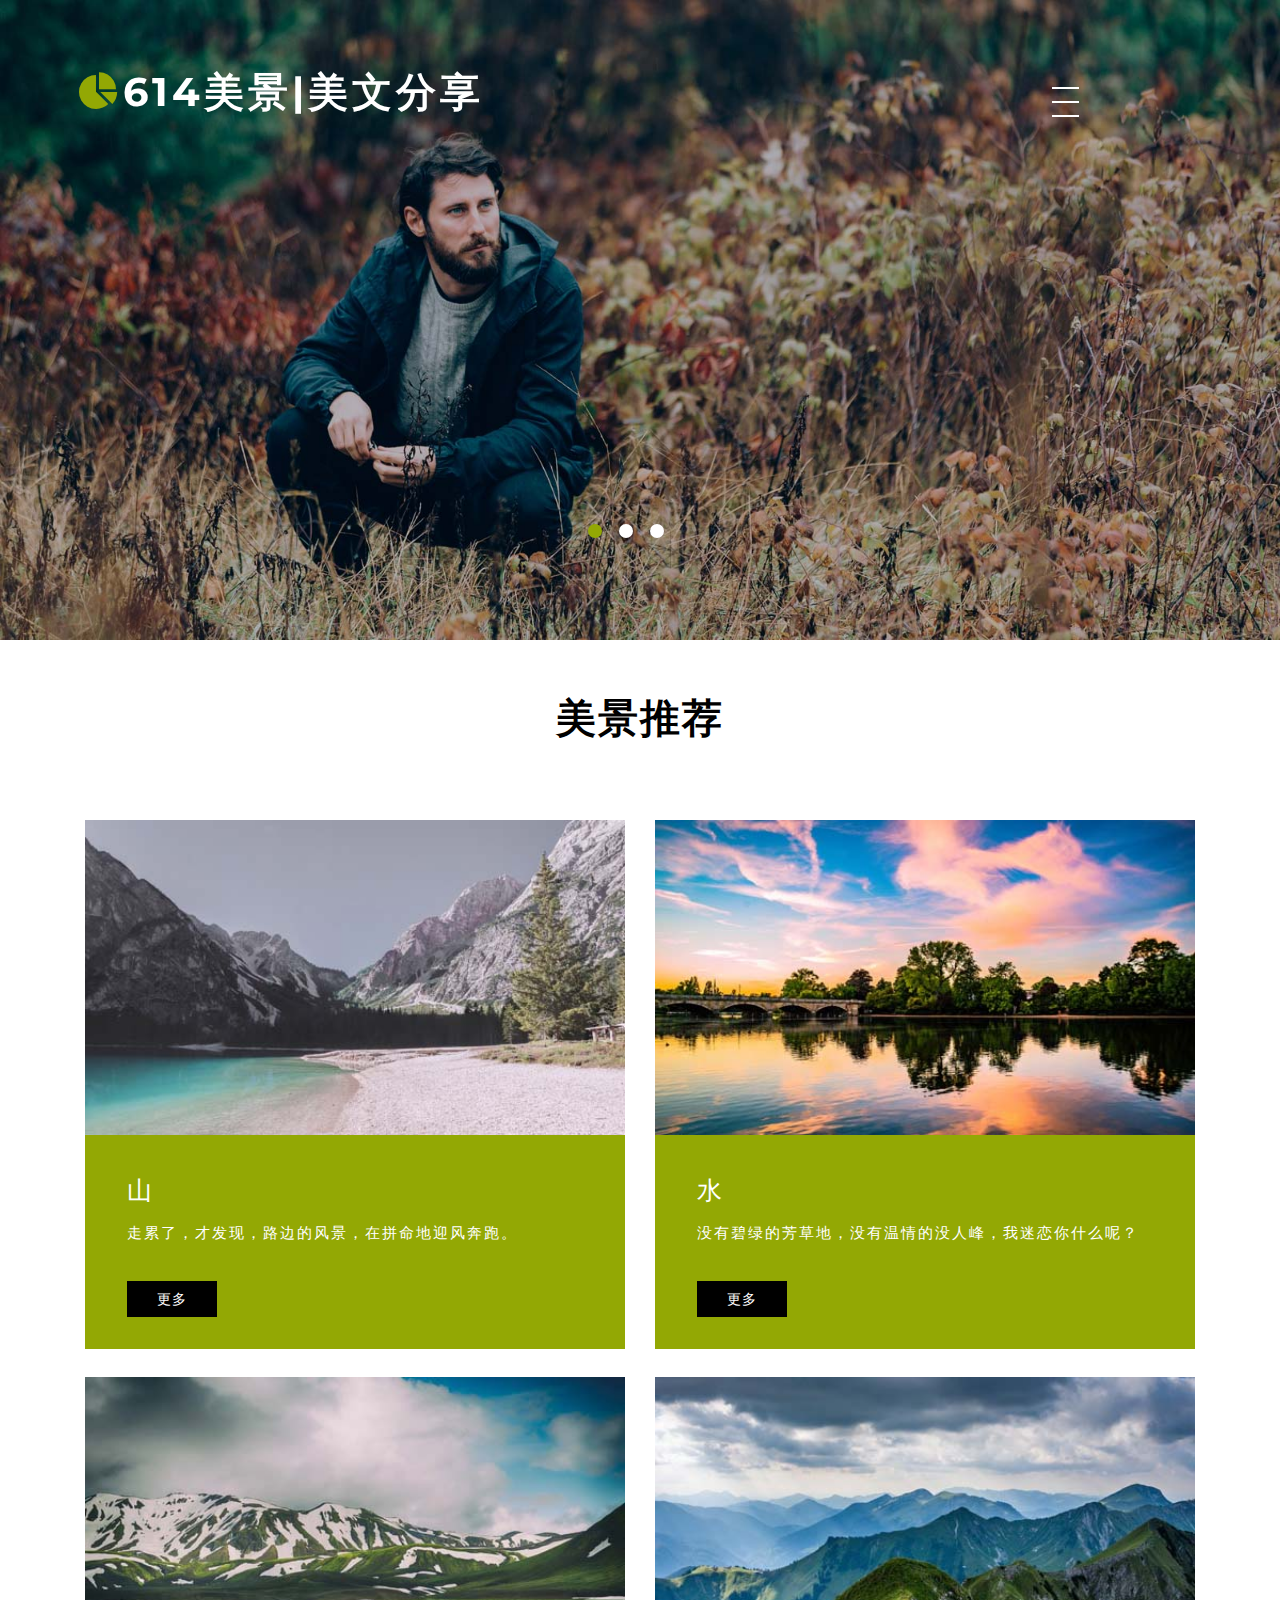
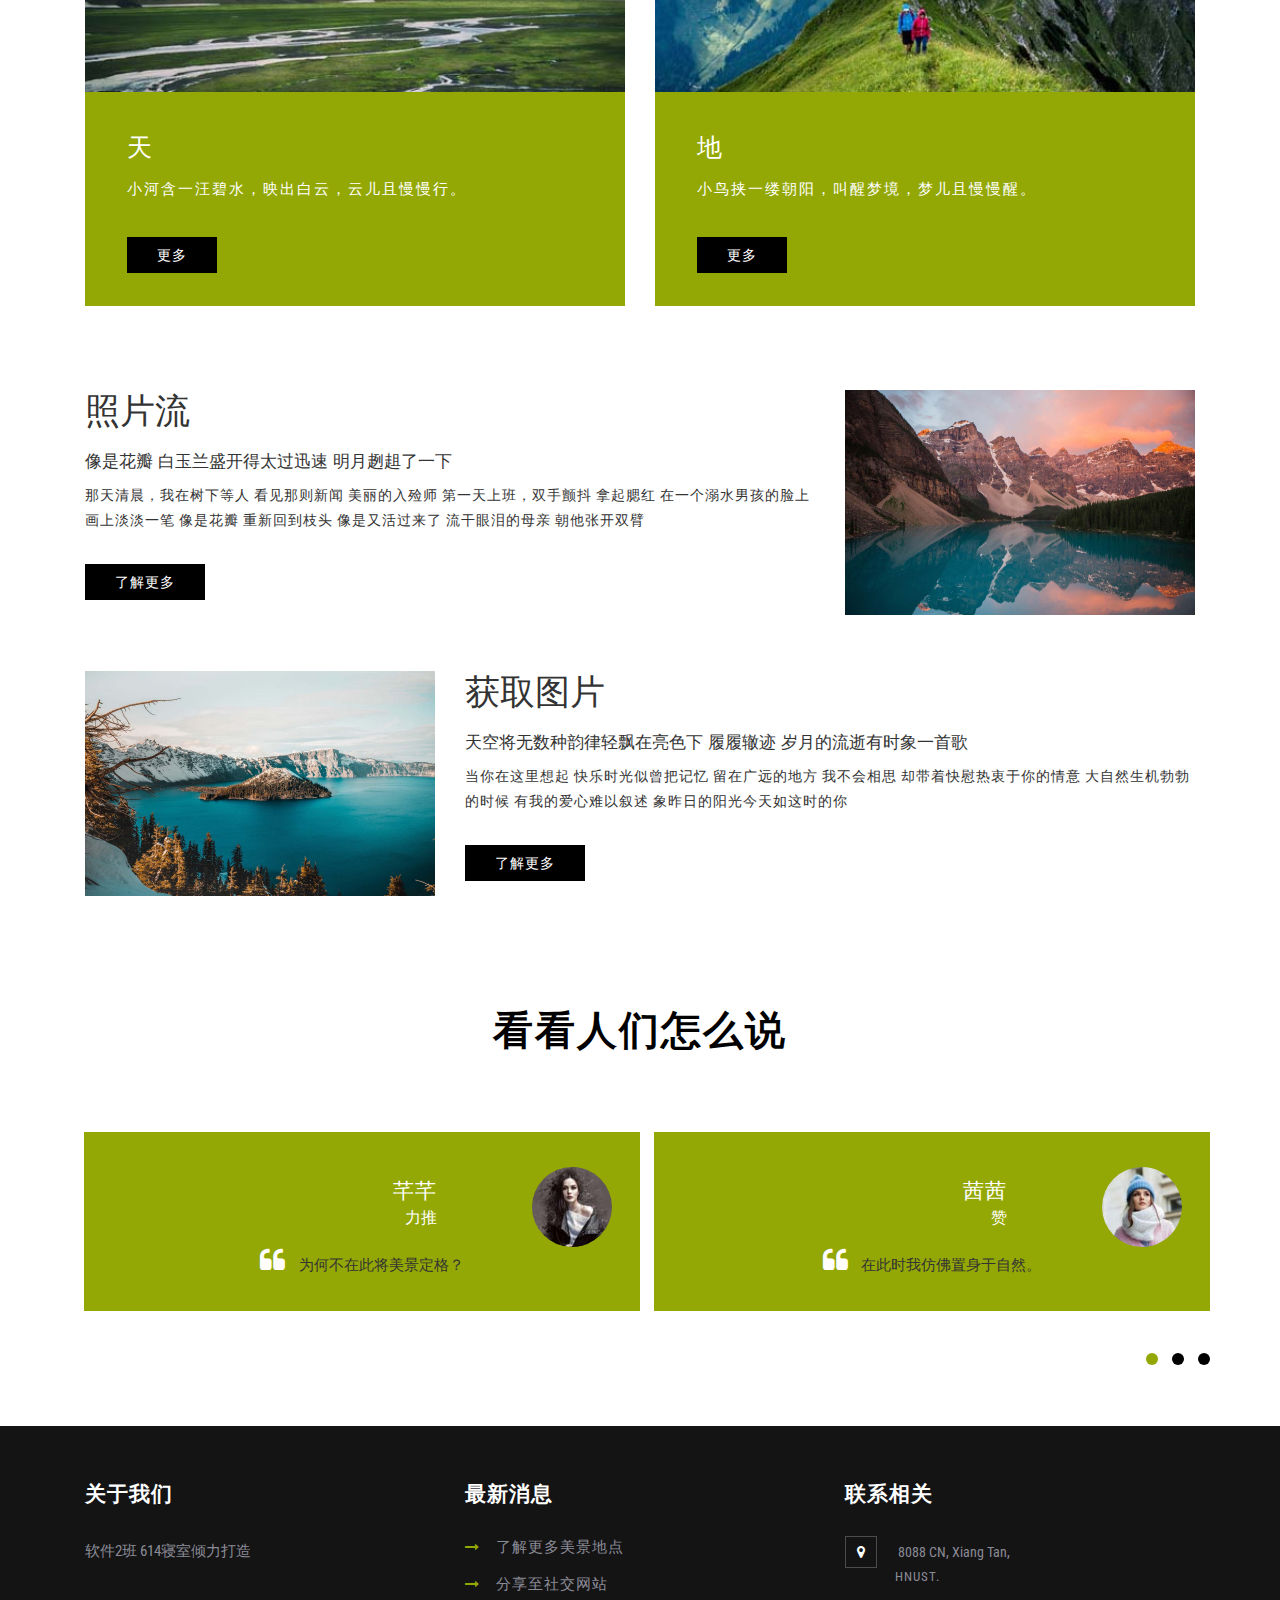
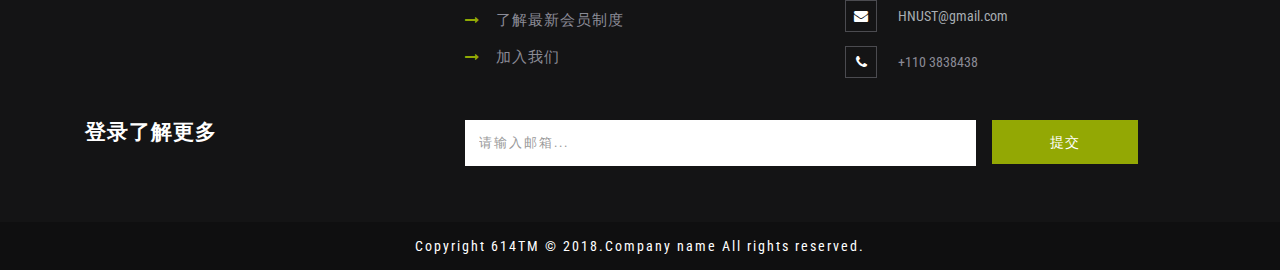
<file: index.html>
<!DOCTYPE html>
<html lang="en">
<head>
<title>Home</title>
<meta name="viewport" content="width=device-width, initial-scale=1">
<meta http-equiv="Content-Type" content="text/html; charset=utf-8" />
<meta name="keywords" content="" />
<script type="application/x-javascript"> addEventListener("load", function() { setTimeout(hideURLbar, 0); }, false); function hideURLbar(){ window.scrollTo(0,1); } </script>
<!-- Custom Theme files -->
<link href="css/bootstrap.css" type="text/css" rel="stylesheet" media="all">
<link href="css/style.css" type="text/css" rel="stylesheet" media="all">   
<link href="css/font-awesome.css" rel="stylesheet"> <!-- font-awesome icons --> 
<link rel="stylesheet" href="css/owl.carousel.css" type="text/css" media="all" />

<!-- //Custom Theme files --> 
<!-- js -->
<script src="js/jquery-2.2.3.min.js"></script>  
<!-- //js -->
<!-- web-fonts -->   
<link href="http://fonts.googleapis.com/css?family=Montserrat:100,100i,200,200i,300,300i,400,400i,500,500i,600,600i,700,700i,800,800i,900,900i" rel="stylesheet">
<link href="http://fonts.googleapis.com/css?family=Roboto+Condensed:300,300i,400,400i,700" rel="stylesheet">

<!-- //web-fonts -->
</head>
<body> 
	 <!-- banner -->
   	<!-- Header -->
		<div class="logo-w3layouts">
			<h1><a href="index.html"><i class="fa fa-pie-chart" aria-hidden="true"></i>614美景|美文分享</a></h1>
		</div>
		
		<!-- Navigation -->
		<div class="menu">
					<a href="#" class="navicon"></a> 
					<div class="toggle"> 
						<ul class="toggle-menu">
							<li><a href="index.html" class="active"> 主页</a></li>
							<li><a href="#about" class="scroll"> 关于</a></li>
								<li><a href="services.html"> 服务</a></li>
									<li>图片</li>
							<li><a href="portfolio.html"> 投资组合</a></li>
							<li><a  href="mail.html"> 联系我们</a></li>
						</ul>
					</div> 
				</div>   

		<!-- //Navigation -->

		<!-- banner-slider -->
			<div class="w3l_banner_info">
				<div class="slider">
					<div class="callbacks_container">
								<ul class="rslides" id="slider3">
									<li>
										<div class="slider-img">
											<img src="images/b1.jpg" class="img-responsive" alt="impetus">
										</div>
										<div class="slider_banner_info">
											
										</div>

									</li>
									<li>
										<div class="slider-img">
											<img src="images/b5.jpg" class="img-responsive" alt="impetus">
										</div>
										<div class="slider_banner_info">
											
											
										</div>

									</li>
									<li>
										<div class="slider-img">
											<img src="images/b6.jpg" class="img-responsive" alt="impetus">
										</div>
										<div class="slider_banner_info">
											
										</div>

									</li>

								</ul>
					</div>
				</div>
			</div>
			<div class="clearfix"></div>
		<!-- //banner-slider -->
		
	<!-- //Header -->

	<!--//banner-->
	<!--about -->
	<div class="about" id="about">
		<div class="container">
		<div class="wthree_head_all">
				<h3> 美景推荐</h3>
			</div>
			<div class="w3-about-grids1">
				<div class="col-md-6 w3-about-left">
					<div class="w3-about-left-img">
					<img src="images/a1.jpg" alt="about1">
				</div>
				<div class="w3-about-left-text">
				<h3>山</h3>
				<p>走累了，才发现，路边的风景，在拼命地迎风奔跑。</p>
				<h5><a href="#"  data-toggle="modal" data-target="#myModal">更多</a></h5>
				</div>
				</div>
				<div class="col-md-6 w3-about-right">
				<div class="w3-about-right-img">
				<img src="images/a2.jpg" alt="about2">
				</div>
				<div class="w3-about-right-text">
				<h3>水</h3>
				<p>没有碧绿的芳草地，没有温情的没人峰，我迷恋你什么呢？</p>
				<h5><a href="#"  data-toggle="modal" data-target="#myModal1">更多</a></h5>
				</div>
				</div>
				<div class="clearfix"></div>
			</div>
			<div class="w3-about-grids2">
				<div class="col-md-6 w3-about-left1">
				<div class="w3-about-left1-img">
				<img src="images/a3.jpg" alt="about3">
				</div>
				<div class="w3-about-left-text">
				<h3>天</h3>
				<p>小河含一汪碧水，映出白云，云儿且慢慢行。</p>
				<h5><a href="#" data-toggle="modal" data-target="#myModal2">更多</a></h5>
				</div>
				</div>
				<div class="col-md-6 w3-about-right1">
				<div class="w3-about-right1-img">
				<img src="images/a4.jpg" alt="about4">
				</div>
				<div class="w3-about-right1-text">
				<h3>地</h3>
				<p>小鸟挟一缕朝阳，叫醒梦境，梦儿且慢慢醒。</p>
				<h5><a href="#" data-toggle="modal" data-target="#myModal3">更多</a></h5>
				</div>
				</div>
				<div class="clearfix"></div>
			</div>
		</div>
	</div>
	
	<!--//about-->
  <!-- services -->
  
  <div class="w3-services" id="services">
  	<div class="container">
	<div class="w3-services-grid1">
		<div class="col-md-8 w3-services-grid-left">
			<div class="w3-services-left-text">
				<h3>照片流</h3>
				<h4>像是花瓣

					白玉兰盛开得太过迅速
					明月趔趄了一下  </h4>
				<p>那天清晨，我在树下等人
					看见那则新闻
					美丽的入殓师
					第一天上班，双手颤抖
					拿起腮红
					在一个溺水男孩的脸上
					画上淡淡一笔

					像是花瓣
					重新回到枝头
					像是又活过来了
					流干眼泪的母亲
					朝他张开双臂</p>
				<h5><a href="#">了解更多</a></h5>
			</div>
		</div>
		<div class="col-md-4 w3-services-grid-right">
		<img src="images/s1.jpg" alt="img">
		</div>
		<div class="clearfix"></div>
	</div>
	<div class="w3-services-grid2">
	<div class="col-md-4 w3-services-grid-left1">
		<img src="images/s2.jpg" alt="img">
	</div>
	<div class="col-md-8 w3-services-grid-right1">
			<div class="w3-services-left-text">
				<h3>获取图片</h3>
				<h4>天空将无数种韵律轻飘在亮色下

					履履辙迹

					岁月的流逝有时象一首歌 </h4>
				<p>当你在这里想起

					快乐时光似曾把记忆

					留在广远的地方

					我不会相思

					却带着快慰热衷于你的情意

					大自然生机勃勃的时候

					有我的爱心难以叙述

					象昨日的阳光今天如这时的你</p>
				<h5><a href="#">了解更多</a></h5>
			</div>
	</div>
	<div class="clearfix"></div>
  </div>
   </div>
     </div>
  
  <!-- //services -->
  <!-- Clients -->
	<div class="clients-main" id="clients">
		<div class="container">
			<!-- Owl-Carousel -->
			<div class="wthree_head_all">
				<h3> 看看人们怎么说</h3>
			</div>
			<div id="owl-demo" class="owl-carousel text-center clients-right">
				<div class="item g1">
					<div class="agile-dish-caption">
						<h4>芊芊</h4>
						<span>力推</span>
					</div>
					<img class="lazyOwl" src="images/c1.jpg" alt="" />
					<div class="clearfix"></div>
					<p class="para-w3-agile"><span class="fa fa-quote-left" aria-hidden="true"></span>为何不在此将美景定格？</p>
				</div>
				<div class="item g1">
					<div class="agile-dish-caption">
						<h4>茜茜</h4>
						<span>赞</span>
					</div>
					<img class="lazyOwl" src="images/c22.jpg" alt="" />
					<div class="clearfix"></div>
					<p class="para-w3-agile"><span class="fa fa-quote-left" aria-hidden="true"></span>在此时我仿佛置身于自然。</p>
				</div>
				<div class="item g1">
					<div class="agile-dish-caption">
						<h4>Devid Fahim</h4>
						<span>Lorem Ipsum</span>
					</div>
					<img class="lazyOwl" src="images/c3.jpg" alt="" />
					<div class="clearfix"></div>
					<p class="para-w3-agile"><span class="fa fa-quote-left" aria-hidden="true"></span>Duis nulla nulla, faucibus id diam ac, luctus sodales purus.
						Quisque nibh ipsum,Ut accumsan.</p>
				</div>
				<div class="item g1">
					<div class="agile-dish-caption">
						<h4>Honey Jisa</h4>
						<span>Lorem Ipsum</span>
					</div>
					<img class="lazyOwl" src="images/c1.jpg" alt="" />
					<div class="clearfix"></div>
					<p class="para-w3-agile"><span class="fa fa-quote-left" aria-hidden="true"></span>Duis nulla nulla, faucibus id diam ac, luctus sodales purus.
						Quisque nibh ipsum,Ut accumsan.</p>
				</div>
				<div class="item g1">
					<div class="agile-dish-caption">
						<h4>Jecy Deoco</h4>
						<span>Lorem Ipsum</span>
					</div>
					<img class="lazyOwl" src="images/c22.jpg" alt="" />
					<div class="clearfix"></div>
					<p class="para-w3-agile"><span class="fa fa-quote-left" aria-hidden="true"></span>Duis nulla nulla, faucibus id diam ac, luctus sodales purus.
						Quisque nibh ipsum,Ut accumsan.</p>
				</div>
				<div class="item g1">
					<div class="agile-dish-caption">
						<h4>Devid Fahim</h4>
						<span>Lorem Ipsum</span>
					</div>
					<img class="lazyOwl" src="images/c3.jpg" alt="" />
					<div class="clearfix"></div>
					<p class="para-w3-agile"><span class="fa fa-quote-left" aria-hidden="true"></span>Duis nulla nulla, faucibus id diam ac, luctus sodales purus.
						Quisque nibh ipsum,Ut accumsan.</p>
				</div>
			</div>
			<!--// Owl-Carousel -->
		</div>
	</div>
	<!--// Clients -->
<!-- footer -->
	<div class="footer_top_agileits">
		<div class="container">
			<div class="col-md-4 footer_grid">
				<h3>关于我们</h3>
				<p>软件2班 614寝室倾力打造
				</p>
			</div>
			<div class="col-md-4 footer_grid">
				<h3>最新消息</h3>
				<ul class="footer_grid_list">
					<li><i class="fa fa-long-arrow-right" aria-hidden="true"></i>
						<a href="#" data-toggle="modal" data-target="#myModal">了解更多美景地点 </a>
					</li>
					<li><i class="fa fa-long-arrow-right" aria-hidden="true"></i>
						<a href="#" data-toggle="modal" data-target="#myModal">分享至社交网站</a>
					</li>
					<li><i class="fa fa-long-arrow-right" aria-hidden="true"></i>
						<a href="#" data-toggle="modal" data-target="#myModal">了解最新会员制度 </a>
					</li>
					<li><i class="fa fa-long-arrow-right" aria-hidden="true"></i>
						<a href="#" data-toggle="modal" data-target="#myModal">加入我们</a>
					</li>
				</ul>
			</div>
			<div class="col-md-4 footer_grid">
				<h3>联系相关</h3>
				<ul class="address">
					<li><i class="fa fa-map-marker" aria-hidden="true"></i>8088 CN, Xiang Tan, <span>HNUST.</span></li>
					<li><i class="fa fa-envelope" aria-hidden="true"></i><a href="mailto:info@example.com">HNUST@gmail.com</a></li>
					<li><i class="fa fa-phone" aria-hidden="true"></i>+110 3838438</li>
				</ul>
			</div>
			<div class="clearfix"> </div>
			<div class="footer_grids">
				<div class="col-md-4 footer_grid_left">
					<h3>登录了解更多</h3>
				</div>
				<div class="col-md-8 footer_grid_right">

					<form action="#" method="post">
						<input type="email" name="Email" placeholder="请输入邮箱..." required="">
						<input type="submit" value="提交">
					</form>
				</div>
				<div class="clearfix"> </div>
			</div>
		</div>
	</div>
	<div class="footer_w3ls">
		<div class="container">
					<div class="footer_bottom1">
						<p>Copyright 614TM &copy; 2018.Company name All rights reserved.</p>
					</div>
		</div>
	</div>
	<!-- //footer -->
<!-- bootstrap-modal-pop-up -->
	<div class="modal video-modal fade" id="myModal" tabindex="-1" role="dialog" aria-labelledby="myModal">
		<div class="modal-dialog" role="document">
			<div class="modal-content">
				<div class="modal-header">
					美景一角
					<button type="button" class="close" data-dismiss="modal" aria-label="Close"><span aria-hidden="true">&times;</span></button>						
				</div>
					<div class="modal-body">
						<img src="images/img1.jpg" alt=" " class="img-responsive" />
						<p>大自然的浪漫总让人冲动

							五月的雨同样富有激情

							涌入大地的怀抱

							洗涤万物的心灵

							飘落的花瓣是春的缩影

							幼嫩的果子是夏的起程

							风起云涌缠绵着季节的变换

							电闪雷鸣奔腾在宇宙的胸怀

							这些都是大自然的浪漫</i></p>
					</div>
			</div>
		</div>
	</div>
		<!-- bootstrap-modal-pop-up -->
	<div class="modal video-modal fade" id="myModal1" tabindex="-1" role="dialog" aria-labelledby="myModal">
		<div class="modal-dialog" role="document">
			<div class="modal-content">
				<div class="modal-header">
					美景一角
					<button type="button" class="close" data-dismiss="modal" aria-label="Close"><span aria-hidden="true">&times;</span></button>						
				</div>
					<div class="modal-body">
						<img src="images/img2.jpg" alt=" " class="img-responsive" />
						<p>冲动激情让人留恋

							回味人的收获

							是雨后的清新

							我们生活在大自然的怀抱

							多少个梦想让大脑膨胀

							年少青春永恒

							是生活的象征也是生命的历程</i></p>
					</div>
			</div>
		</div>
	</div>
<!-- //bootstrap-modal-pop-up --> 
	<!-- bootstrap-modal-pop-up -->
	<div class="modal video-modal fade" id="myModal2" tabindex="-1" role="dialog" aria-labelledby="myModal">
		<div class="modal-dialog" role="document">
			<div class="modal-content">
				<div class="modal-header">
					美景一角
					<button type="button" class="close" data-dismiss="modal" aria-label="Close"><span aria-hidden="true">&times;</span></button>						
				</div>
					<div class="modal-body">
						<img src="images/img3.jpg" alt=" " class="img-responsive" />
						<p>春夏秋冬枝繁叶茂

							风花雪月蓝天白云

							山川河流电闪雷鸣

							都是大自然浪漫的资本

							我们梦想着拥有

							只管让五月的雨浸透全身

							用炽热的心煮沸这春天最后的雨

							化做一股蒸气富有激情

							和大自然一起浪漫

							诉说情怀</i></p>
					</div>
			</div>
		</div>
	</div>
<!-- //bootstrap-modal-pop-up --> 
	<!-- bootstrap-modal-pop-up -->
	<div class="modal video-modal fade" id="myModal3" tabindex="-1" role="dialog" aria-labelledby="myModal">
		<div class="modal-dialog" role="document">
			<div class="modal-content">
				<div class="modal-header">
					美景一角
					<button type="button" class="close" data-dismiss="modal" aria-label="Close"><span aria-hidden="true">&times;</span></button>						
				</div>
					<div class="modal-body">
						<img src="images/img4.jpg" alt=" " class="img-responsive" />
						<p>一个美妙的故事成熟在雨季

							象春风得意之时迎接你

							用已然忘却紧锁的心扉围绕你

							说一声久别后那漫长的凝视

							就足使你眼泪莹莹

							如气象万千的远古小径

							只有一种声音回荡

							那无边的翠绿连接着欣欣的里程

							不会停息</i></p>
					</div>
			</div>
		</div>
	</div>
<!-- //bootstrap-modal-pop-up --> 
<!-- //bootstrap-modal-pop-up --> 
	<!-- menu-js -->
	<script>
		$('.navicon').on('click', function (e) {
		  e.preventDefault();
		  $(this).toggleClass('navicon--active');
		  $('.toggle').toggleClass('toggle--active');
		});
	</script> 
	<!-- //menu-js -->
	<!--banner Slider starts Here-->
						<script src="js/responsiveslides.min.js"></script>
							<script>
								// You can also use "$(window).load(function() {"
								$(function () {
								  // Slideshow 4
								  $("#slider3").responsiveSlides({
									auto: true,
									pager:true,
									nav:false,
									speed: 500,
									namespace: "callbacks",
									before: function () {
									  $('.events').append("<li>before event fired.</li>");
									},
									after: function () {
									  $('.events').append("<li>after event fired.</li>");
									}
								  });
							
								});
							 </script>

							<!--banner Slider starts Here-->
								<!-- Owl-Carousel-JavaScript -->
	<script src="js/owl.carousel.js"></script>
	<script>
		$(document).ready(function () {
			$("#owl-demo").owlCarousel({
				items: 2,
				lazyLoad: true,
				autoPlay: false,
				pagination: true,
			});
		});
	</script>
	<!-- //Owl-Carousel-JavaScript -->

	<script src="js/SmoothScroll.min.js"></script> 
	<!-- start-smooth-scrolling --> 
	<script type="text/javascript" src="js/move-top.js"></script>
	<script type="text/javascript" src="js/easing.js"></script>	
	<script type="text/javascript">
			jQuery(document).ready(function($) {
				$(".scroll").click(function(event){		
					event.preventDefault();
			
			$('html,body').animate({scrollTop:$(this.hash).offset().top},1000);
				});
			});
	</script>
	<!-- //end-smooth-scrolling -->	 
	<!-- smooth-scrolling-of-move-up -->
	<script type="text/javascript">
		$(document).ready(function() {
			/*
			var defaults = {
				containerID: 'toTop', // fading element id
				containerHoverID: 'toTopHover', // fading element hover id
				scrollSpeed: 1200,
				easingType: 'linear' 
			};
			*/
			
			$().UItoTop({ easingType: 'easeOutQuart' });
			
		});
	</script>
	<!-- //smooth-scrolling-of-move-up -->   
	<!-- Bootstrap core JavaScript
    ================================================== -->
    <!-- Placed at the end of the document so the pages load faster -->
    <script src="js/bootstrap.js"></script>
</body>
</html>
</file>
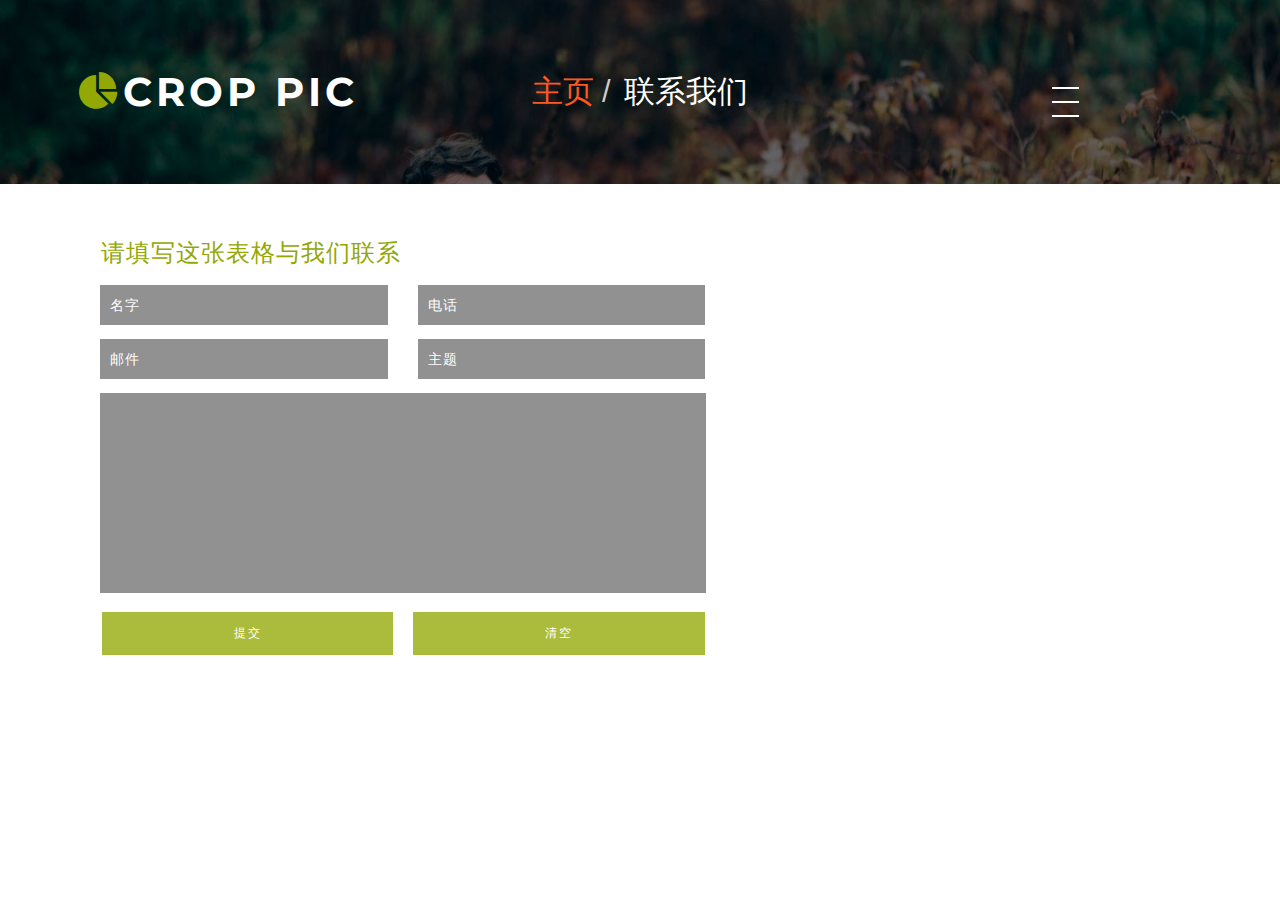
<file: mail.html>
<!DOCTYPE html>
<html lang="en">
<head>
<title>Mail Us</title>
<meta name="viewport" content="width=device-width, initial-scale=1">
<meta http-equiv="Content-Type" content="text/html; charset=utf-8" />
<meta name="keywords" content="" />
<script type="application/x-javascript"> addEventListener("load", function() { setTimeout(hideURLbar, 0); }, false); function hideURLbar(){ window.scrollTo(0,1); } </script>
<!-- Custom Theme files -->
<link href="css/bootstrap.css" type="text/css" rel="stylesheet" media="all">
<link href="css/style.css" type="text/css" rel="stylesheet" media="all">   
<link href="css/font-awesome.css" rel="stylesheet"> <!-- font-awesome icons -->  
<!-- //Custom Theme files --> 
<!-- js -->
<script src="js/jquery-2.2.3.min.js"></script>  
<!-- //js -->
<!-- web-fonts -->   
<link href="http://fonts.googleapis.com/css?family=Montserrat:100,100i,200,200i,300,300i,400,400i,500,500i,600,600i,700,700i,800,800i,900,900i" rel="stylesheet">
<link href="http://fonts.googleapis.com/css?family=Roboto+Condensed:300,300i,400,400i,700" rel="stylesheet">
<!-- //web-fonts -->
</head>
<body> 
	<!-- banner -->
	<div class="banner">
		<div class="banner-agileinfo">
				<!-- Header -->
		<div class="logo-w3layouts">
			<h1><a href="index.html"><i class="fa fa-pie-chart" aria-hidden="true"></i>Crop Pic</a></h1>
		</div>
		<!-- Navigation -->
			<div class="menu">
				<a href="#" class="navicon"></a>
				<div class="toggle">
					<ul class="toggle-menu">
						<li><a href="index.html" class="active"> 主页</a></li>
						<li><a href="#about" class="scroll"> 关于</a></li>
						<li><a href="services.html"> 服务</a></li>
						<li><a href="icons.html">Web图标</a></li>
						<li><a href="typography.html">排版</a></li>
						<li><a href="portfolio.html"> 作品集</a></li>
						<li><a  href="mail.html"> 联系我们</a></li>
					</ul>
				</div>
			</div>

			<!-- //Navigation -->

			<!-- banner-text -->
			<div class="banner-w3lstext agileits-w3layouts">  
				<ol class="breadcrumb">
					<li><a href="index.html">主页</a></li>
					<li class="active">联系我们</li>
				</ol>  
			</div>
			<!-- //banner-text -->
		</div>
	</div>
	<!-- //banner --> 
	<!-- contact -->
	<!-- mail -->
<div class="mail contact-w3ls" id="mail">
	<div class="container">
		<div class="agileinfo_mail_grids">
			<div class="col-md-7 agileinfo_mail_grid_right">
			<h3>请填写这张表格与我们联系</h3>
				<form action="#" method="post">
					<div class="col-md-6 col-sm-6 wthree_contact_left_grid">
						<input type="text" name="Name" placeholder="名字" required="">
						<input type="email" name="Email" placeholder="邮件" required="">
					</div>
					<div class="col-md-6 col-sm-6 wthree_contact_left_grid">
						<input type="text" name="Telephone" placeholder="电话" required="">
						<input type="text" name="Subject" placeholder="主题" required="">
					</div>
					<div class="clearfix"> </div>
					<textarea name="Message" onfocus="this.value = '';" onblur="if (this.value == '') {this.value = 'Message...';}" required=""></textarea>
					<input type="submit" value="提交">
					<input type="reset" value="清空">
				</form>
			</div>
			<div class="clearfix"> </div>
		</div>
	</div>
</div>
<!-- //mail -->
<!-- /contact -->
	<!-- /map -->
		<!-- //map -->
<!-- footer -->

	<!-- //footer -->
	<!-- menu-js -->
	<script>
		$('.navicon').on('click', function (e) {
		  e.preventDefault();
		  $(this).toggleClass('navicon--active');
		  $('.toggle').toggleClass('toggle--active');
		});
	</script> 
	<!-- //menu-js --> 
	<!-- jarallax -->  
	<script src="js/SmoothScroll.min.js"></script> 
	<!-- start-smooth-scrolling --> 
	<script type="text/javascript" src="js/move-top.js"></script>
	<script type="text/javascript" src="js/easing.js"></script>	
	<script type="text/javascript">
			jQuery(document).ready(function($) {
				$(".scroll").click(function(event){		
					event.preventDefault();
			
			$('html,body').animate({scrollTop:$(this.hash).offset().top},1000);
				});
			});
	</script>
	<!-- //end-smooth-scrolling -->	 
	<!-- smooth-scrolling-of-move-up -->
	<script type="text/javascript">
		$(document).ready(function() {
			/*
			var defaults = {
				containerID: 'toTop', // fading element id
				containerHoverID: 'toTopHover', // fading element hover id
				scrollSpeed: 1200,
				easingType: 'linear' 
			};
			*/
			
			$().UItoTop({ easingType: 'easeOutQuart' });
			
		});
	</script>
	<!-- //smooth-scrolling-of-move-up -->   
	<!-- Bootstrap core JavaScript
    ================================================== -->
    <!-- Placed at the end of the document so the pages load faster -->
    <script src="js/bootstrap.js"></script>
</body>
</html>
</file>
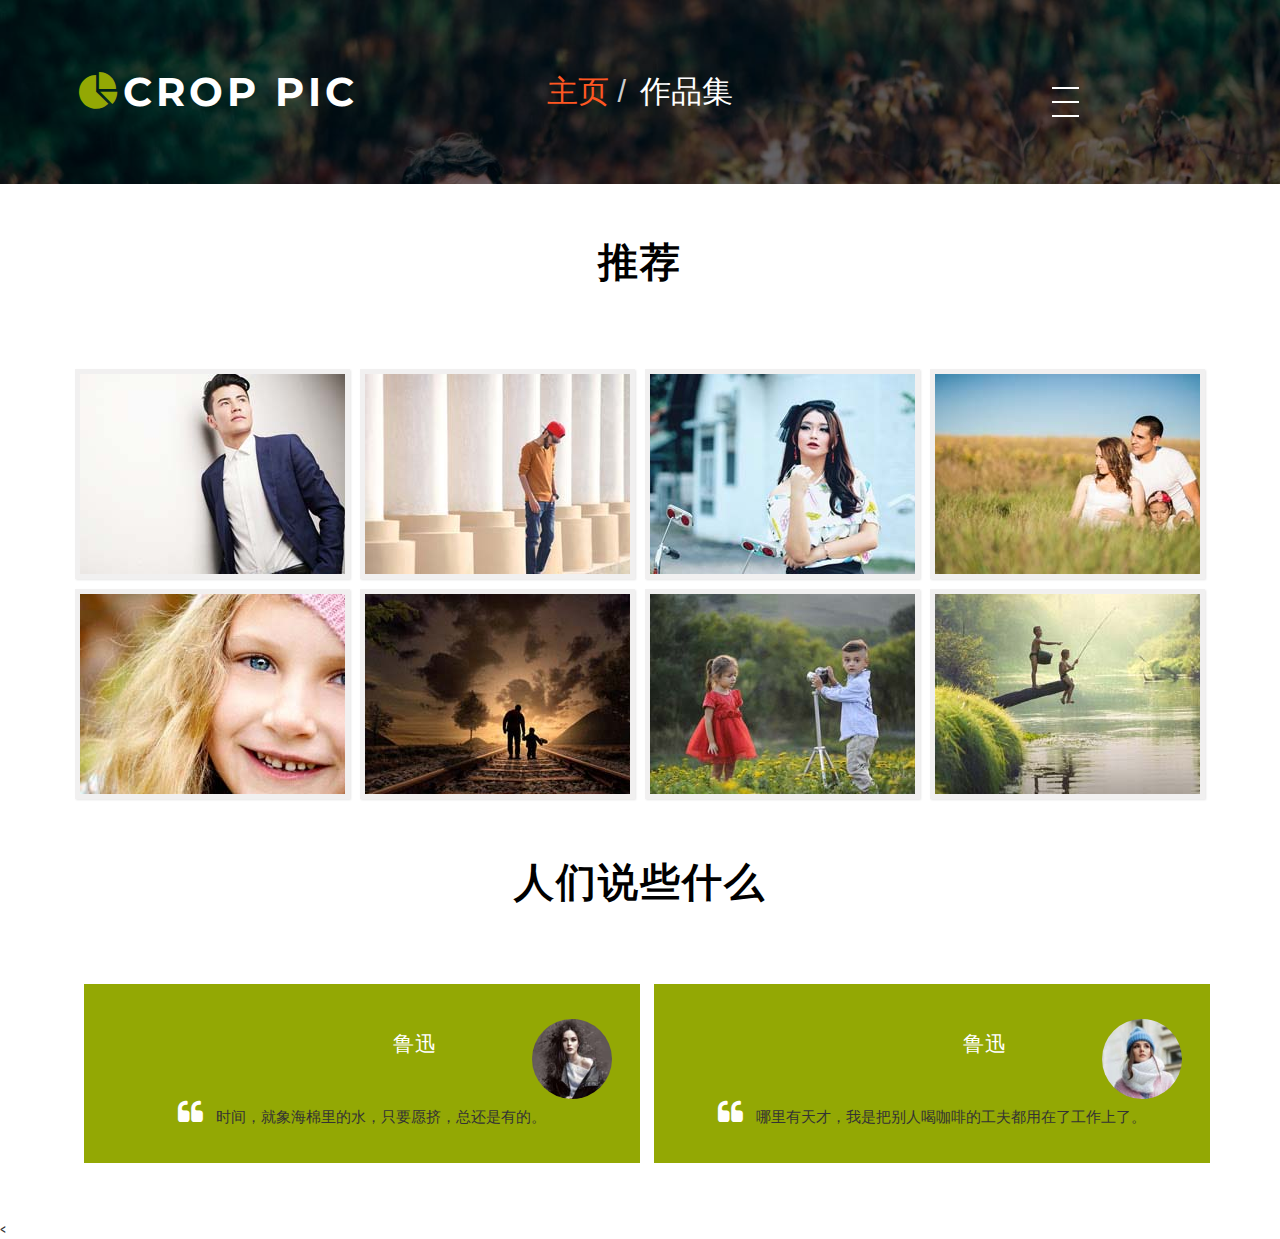
<file: portfolio.html>
<!DOCTYPE html>
<html lang="en">
<head>
<title>Portfolio</title>
<meta name="viewport" content="width=device-width, initial-scale=1">
<meta http-equiv="Content-Type" content="text/html; charset=utf-8" />
<meta name="keywords" content="" />
<script type="application/x-javascript"> addEventListener("load", function() { setTimeout(hideURLbar, 0); }, false); function hideURLbar(){ window.scrollTo(0,1); } </script>
<!-- Custom Theme files -->
<link href="css/bootstrap.css" type="text/css" rel="stylesheet" media="all">
<link href="css/style.css" type="text/css" rel="stylesheet" media="all">   
<link href="css/font-awesome.css" rel="stylesheet"> <!-- font-awesome icons --> 
<link rel="stylesheet" href="css/owl.carousel.css" type="text/css" media="all" />
<!--gallery pop-up-css file -->
<link rel="stylesheet" href="css/chocolat.css" type="text/css">
<!-- // gallery pop-up-css file -->
<!-- //Custom Theme files --> 
<!-- js -->
<script src="js/jquery-2.2.3.min.js"></script>  
<!-- //js -->
<!-- web-fonts -->   
<link href="http://fonts.googleapis.com/css?family=Montserrat:100,100i,200,200i,300,300i,400,400i,500,500i,600,600i,700,700i,800,800i,900,900i" rel="stylesheet">
<link href="http://fonts.googleapis.com/css?family=Roboto+Condensed:300,300i,400,400i,700" rel="stylesheet">
<!-- //web-fonts -->
</head>
<body> 
	<!-- banner -->
	<div class="banner jarallax">
		<div class="banner-agileinfo">
				<!-- Header -->
		<div class="logo-w3layouts">
			<h1><a href="index.html"><i class="fa fa-pie-chart" aria-hidden="true"></i>Crop Pic</a></h1>
		</div>
		
			<!-- Navigation -->
		<div class="menu">
					<a href="#" class="navicon"></a> 
					<div class="toggle"> 
						<ul class="toggle-menu">
							<li><a href="index.html" class="active"> 主页</a></li>
							<li><a href="#about" class="scroll"> 关于</a></li>
								<li><a href="services.html"> 服务</a></li>
								<li><a href="icons.html">Web图标</a></li>
									<li><a href="typography.html">排版</a></li>
							<li><a href="portfolio.html"> 作品集</a></li>
							<li><a  href="mail.html"> 联系我们</a></li>
						</ul>
					</div> 
				</div>   

		<!-- //Navigation -->

			<!-- banner-text -->
			<div class="banner-w3lstext agileits-w3layouts">  
				<ol class="breadcrumb">
					<li><a href="index.html">主页</a></li>
					<li class="active">作品集</li>
				</ol>  
			</div>
			<!-- //banner-text -->
		</div>
	</div>
	<!-- //banner --> 
	  <!-- gallery -->
	<div class="portfolio" id="gallery">
			<div class="container">
			<!-- Owl-Carousel -->
			<div class="wthree_head_all">
				<h3>推荐</h3>
			</div>
			<div class="portfolio-agile">
			<div class="main">
                <div class="view view-seventh">
					<a href="images/g1.jpg" class="b-link-stripe b-animate-go  thickbox">
						<img src="images/g1-.jpg" alt="" />
						<div class="mask">
							<h4>Crop Pic</h4>
							
						</div>
					</a>
                </div>
                <div class="view view-seventh">
                    <a href="images/g2.jpg" class="b-link-stripe b-animate-go  thickbox">
						<img src="images/g2-.jpg" alt="" />
						<div class="mask">
							<h4>Crop Pic</h4>
							
						</div>
					</a>
                </div>
                <div class="view view-seventh">
                    <a href="images/g3.jpg" class="b-link-stripe b-animate-go  thickbox">
						<img src="images/g3-.jpg" alt="" />
						<div class="mask">
							<h4>Crop Pic</h4>
							
						</div>
					</a>
                </div>
                <div class="view view-seventh">
                    <a href="images/g4.jpg" class="b-link-stripe b-animate-go  thickbox">
						<img src="images/g4-.jpg" alt="" />
						<div class="mask">
							<h4>Crop Pic</h4>
							
						</div>
					</a>
                </div>
                <div class="view view-seventh">
					<a href="images/g5.jpg" class="b-link-stripe b-animate-go  thickbox">
						<img src="images/g5-.jpg" alt="" />
						<div class="mask">
							<h4>Crop Pic</h4>
							
						</div>
					</a>
                </div>
                <div class="view view-seventh">
                    <a href="images/g6.jpg" class="b-link-stripe b-animate-go  thickbox">
						<img src="images/g6-.jpg" alt="" />
						<div class="mask">
							<h4>Crop Pic</h4>
							
						</div>
					</a>
                </div>
                <div class="view view-seventh">
                    <a href="images/g7.jpg" class="b-link-stripe b-animate-go  thickbox">
						<img src="images/g7-.jpg" alt="" />
						<div class="mask">
							<h4>Crop Pic</h4>
							
						</div>
					</a>
                </div>
                <div class="view view-seventh">
                    <a href="images/g8.jpg" class="b-link-stripe b-animate-go  thickbox">
						<img src="images/g8-.jpg" alt="" />
						<div class="mask">
							<h4>Crop Pic</h4>
							
						</div>
					</a>
                </div>
				<div class="clearfix"></div>
           
			</div>
			</div>
			</div>
	</div>
<!-- //gallery -->
<!-- Clients -->
	<div class="clients-main" id="clients">
		<div class="container">
			<!-- Owl-Carousel -->
			<div class="wthree_head_all">
				<h3> 人们说些什么</h3>
			</div>
			<div id="owl-demo" class="owl-carousel text-center clients-right">
				<div class="item g1">
					<div class="agile-dish-caption">
						<h4>鲁迅</h4>
					</div>
					<img class="lazyOwl" src="images/c1.jpg" alt="" />
					<div class="clearfix"></div>
					<p class="para-w3-agile"><span class="fa fa-quote-left" aria-hidden="true"></span>时间，就象海棉里的水，只要愿挤，总还是有的。
						</p>
				</div>
				<div class="item g1">
					<div class="agile-dish-caption">
						<h4>鲁迅</h4>
					</div>
					<img class="lazyOwl" src="images/c22.jpg" alt="" />
					<div class="clearfix"></div>
					<p class="para-w3-agile"><span class="fa fa-quote-left" aria-hidden="true"></span>哪里有天才，我是把别人喝咖啡的工夫都用在了工作上了。
						</p>
				</div>

			</div>
			<!--// Owl-Carousel -->
		</div>
	</div>
	<!--// Clients -->
	<!-- footer -->

	<
	<!-- //footer -->
	<!-- menu-js -->
	<script>
		$('.navicon').on('click', function (e) {
		  e.preventDefault();
		  $(this).toggleClass('navicon--active');
		  $('.toggle').toggleClass('toggle--active');
		});
	</script> 
	<!-- //menu-js --> 
	
	<!-- gallery-pop-up-script -->
<script src="js/jquery.chocolat.js"></script>
<script type="text/javascript">
$(function() {
	$('.view-seventh a').Chocolat();
});
</script>
<!-- //gallery-pop-up-script -->
<script src="js/owl.carousel.js"></script>
	<script>
		$(document).ready(function () {
			$("#owl-demo").owlCarousel({
				items: 2,
				lazyLoad: true,
				autoPlay: false,
				pagination: true,
			});
		});
	</script>
	<!-- //Owl-Carousel-JavaScript -->
	<!-- jarallax -->  
	<script src="js/SmoothScroll.min.js"></script>  
	<!-- //jarallax --> 
	<!-- start-smooth-scrolling --> 
	<script type="text/javascript" src="js/move-top.js"></script>
	<script type="text/javascript" src="js/easing.js"></script>	
	<script type="text/javascript">
			jQuery(document).ready(function($) {
				$(".scroll").click(function(event){		
					event.preventDefault();
			
			$('html,body').animate({scrollTop:$(this.hash).offset().top},1000);
				});
			});
	</script>
	<!-- //end-smooth-scrolling -->	 
	<!-- smooth-scrolling-of-move-up -->
	<script type="text/javascript">
		$(document).ready(function() {
			/*
			var defaults = {
				containerID: 'toTop', // fading element id
				containerHoverID: 'toTopHover', // fading element hover id
				scrollSpeed: 1200,
				easingType: 'linear' 
			};
			*/
			
			$().UItoTop({ easingType: 'easeOutQuart' });
			
		});
	</script>
	<!-- //smooth-scrolling-of-move-up -->   
	<!-- Bootstrap core JavaScript
    ================================================== -->
    <!-- Placed at the end of the document so the pages load faster -->
    <script src="js/bootstrap.js"></script>
</body>
</html>
</file>
<file: css/style.css>
body{
	margin:0;
	font-family: 'Roboto Condensed', sans-serif; 
	background: #fff;  
}
body a{
	transition: 0.5s all;
	-webkit-transition: 0.5s all;
	-moz-transition: 0.5s all;
	-o-transition: 0.5s all;
	-ms-transition: 0.5s all;
	text-decoration:none;
	outline:none;
}
h1,h2,h3,h4,h5,h6{
	margin:0; 
	font-family: 'Montserrat', sans-serif;
}
p{
	margin:0;
	font-size:15px;
}
ul,label{
	margin:0;
	padding:0;
}
body a:hover,body a:focus{
	text-decoration:none;
	outline: none;
} 
/*-- banner --*/  
.banner{ 
	background:url(../images/b1.jpg)no-repeat center 0px;
	-webkit-background-size:cover;
	-moz-background-size:cover;
	background-size:cover;    
	min-height: 180px;
} 
.banner-agileinfo {
    background: rgba(0, 0, 0, 0.42);
}
.header {
    padding-top:1em;
}
.header .container { 
    position: relative;
}
.menu, .social-w3licon {
    margin-top: 1.2em;
}
/*--banner-slider--*/
#slider2,
#slider3 {
  box-shadow: none;
  -moz-box-shadow: none;
  -webkit-box-shadow: none;
  margin: 0 auto;
}
.rslides_tabs li:first-child {
  margin-left: 0;
}
.rslides_tabs .rslides_here a {
  background: rgba(255,255,255,.1);
  color: #fff;
  font-weight: bold;
}
.events {
  list-style: none;
}
.callbacks_container {
  position: relative;
  float: left;
  width: 100%;
}
.callbacks {
  position: relative;
  list-style: none;
  overflow: hidden;
  width: 100%;
  padding: 0;
  margin: 0;
}
.callbacks li {
  position: absolute;
  width: 100%;
}
.callbacks img {
  position: relative;
  z-index: 1;
  height: auto;
  border: 0;
}
.callbacks .caption {
	display: block;
	position: absolute;
	z-index: 2;
	font-size: 20px;
	text-shadow: none;
	color: #fff;
	left: 0;
	right: 0;
	padding: 10px 20px;
	margin: 0;
	max-width: none;
	top: 10%;
	text-align: center;
}
.callbacks_nav {
    position: absolute;
    -webkit-tap-highlight-color: rgba(0,0,0,0);
    bottom:-35%;
    left: 0;
    z-index: 3;
    text-indent: -9999px;
    overflow: hidden;
    text-decoration: none;
    width:32px;
    height:32px;
	display:none;
}
 .callbacks_nav:hover{
  	opacity: 0.5;
}
.callbacks_nav.next {
	left: auto;
    left:51%;
}
.callbacks_nav.prev {
	right: auto;
	background-position:left top;
	left: 46%;
}
#slider3-pager a {
  display: inline-block;
}
#slider3-pager span{
  float: left;
}
#slider3-pager span{
	width:100px;
	height:15px;
	background:#fff;
	display:inline-block;
	border-radius:30em;
	opacity:0.6;
}
#slider3-pager .rslides_here a {
  background: #FFF;
  border-radius:30em;
  opacity:1;
}
#slider3-pager a {
  padding: 0;
}
#slider3-pager li{
	display:inline-block;
}
.rslides {
  position: relative;
  list-style: none;
  overflow: hidden;
  width: 100%;
  padding: 0;
}
.rslides li {
  -webkit-backface-visibility: hidden;
  position: absolute;
  display:none;
  width: 100%;
  left: 0;
  top: 0;
}
.rslides li{
  position: relative;
  display: block;
  float: left;
}
.rslides img {
    height: auto;
    border: 0;
}
.callbacks_tabs {
    list-style: none;
    position: absolute;
    bottom: 16%;
    left: 45%;
    padding: 0;
    margin: 0;
    z-index: 990;
    display: block;
    text-align: center;
}
.slider-top span{
	font-weight:600;
}
.callbacks_tabs li{
    display: inline-block;
    margin: 0 5px;
}
/*----*/
.callbacks_tabs a{
 visibility: hidden;
}
.callbacks_tabs a:after {
    content: "\f111";
    font-size: 0;
    font-family: FontAwesome;
    visibility: visible;
    display: block;
    height: 14px;
    width: 14px;
    display: inline-block;
    background: #fff;
    border-radius: 50%;
    -webkit-border-radius: 50%;
    -o-border-radius: 50%;
    -moz-border-radius: 50%;
    -ms-border-radius: 50%;
}
.callbacks_here a:after{
	background: #93a804;
}
/*----*/
i.fa.fa-pie-chart {
    font-size: 1em;
    color: #93a804;
}
.logo-w3layouts h1 a {
    position: absolute;
    z-index: 9999;
    color: #fff;
    text-transform: uppercase;
    letter-spacing: 4px;
    text-align: left;
    left: 5em;
    top: 1.8em;
	font-size: 1.1em;
    font-weight: 700;
    text-decoration: none;
}
.logo-w3layouts h1 a span {
    color: #008BFF;
}
.header {
    position: absolute;
    z-index: 9999;
    top: 0%;
    left: 10.2%;
    width: 80%;
    background: #fff;
	font-family: 'Roboto', sans-serif;
}
.w3l_banner_info {
    text-align: left;
}

.slider_banner_info {
    position: absolute;
    text-align: center;
    top:36%;
    left: 22%;
    z-index: 999;
    width: 53%;
    padding: 0em 1em;
	background:rgba(17, 17, 17, 0.63);
}
.slider_banner_info h4 {
    font-size: 38px;
    line-height: 1.5em;
    text-transform: uppercase;
    color: #fff;
    font-weight: bold;
    letter-spacing: 4px;
    width: 100%;
    padding-top: 1em;
	margin-bottom: 0.3em;
	font-family: 'Roboto', sans-serif;
}
.slider_banner_info h4 span{
	display: block;
    font-size: 2em;
    padding: .4em .5em;

	color:#fff;
}
.slider_banner_info p {
    color: #ffffff;
    font-size: 1.1em;
    letter-spacing: 4px;
    margin-bottom: 3em;
    line-height: 2.5em;
	font-family: 'Roboto', sans-serif;
}
.slider_banner_info h4 i{
	display: block;
    font-style: normal;
    padding: .4em .5em;
    color: #212121;
    width: 22%;
}
a.read{
	font-size:1.1em;
	color:#333;
	background:#fff;
	padding:0.6em 2em;
}
img.img-responsive {
    width: 100%;
}

/*-- //Slider --*/
/*-- menu-navigation --*/
.menu {
    position: absolute;
    z-index: 9999;
    right: 15px;
}
.menu .navicon {
    background: transparent;
    position: relative;
    height: 46px;
    width: 46px;
    display: block;
    z-index: 9999;
    -webkit-transition: linear 0.5s all;
    -moz-transition: linear 0.5s all;
	-ms-transition: linear 0.5s all;
	-o-transition: linear 0.5s all;
    transition: linear 0.5s all;
	outline: none;
}
.menu .navicon:before, .menu .navicon:after {
	    background: #fff;
    -webkit-backface-visibility: hidden;
    backface-visibility: hidden;
    content: "";
    height: 2px;
    left: 0;
    -webkit-transition: 0.8s ease;
    -moz-transition: 0.8s ease;
    -o-transition: 0.8s ease;
    -ms-transition: 0.8s ease;
    transition: 0.8s ease;
    width: 27px;
} 
.menu .navicon:before {
	-moz-box-shadow: #fff 0 14px 0 0;
	-o-box-shadow: #fff 0 14px 0 0;
	-ms-box-shadow: #fff 0 14px 0 0;
	-webkit-box-shadow: #fff 0 14px 0 0;
	box-shadow: #fff 0 14px 0 0;
	position: absolute;
	top: 0;
} 
.menu .navicon:after {
	position: absolute;
	top: 28px;
} 
.menu .navicon--active { 
	-webkit-transition: linear 0.5s all;
	-moz-transition: linear 0.5s all; 
	-moz-transition: linear 0.5s all; 
	-o-transition: linear 0.5s all;
	transition: linear 0.5s all;
} 
.menu .navicon--active:before {
	-moz-box-shadow: transparent 0 0 0 0;
	-ms-box-shadow: transparent 0 0 0 0;
	-o-box-shadow: transparent 0 0 0 0;
	-webkit-box-shadow: transparent 0 0 0 0;
	box-shadow: transparent 0 0 0 0;
	top: 15px;
	-webkit-transform: rotate(225deg);
	-ms-transform: rotate(225deg);
	-moz-transform: rotate(225deg);
	-o-transform: rotate(225deg);
	transform: rotate(225deg);
}
.menu .navicon--active:after {
	top: 15px;
	-webkit-transform: rotate(315deg);
	-ms-transform: rotate(315deg);
	-moz-transform: rotate(315deg);
	-o-transform: rotate(315deg);
	transform: rotate(315deg);
} 
.menu .toggle {
    display: block;
    position: absolute;
	right: 0;
    width: 250px;
    background-color: #FFF;
    padding: 2em 3em;
    opacity: 0;
    -webkit-transition: ease 0.5s all;
    -moz-transition: ease 0.5s all;
    transition: ease 0.5s all;
    -webkit-transform: translateY(-200%);
    -moz-transform: translateY(-200%);
    -o-transform: translateY(-200%);
    -ms-transform: translateY(-200%);
    -ms-transform: translateY(-200%);
    transform: translateY(-200%);
    z-index: 99999;
    -webkit-box-shadow: 0px 0px 7px #696868;
    -moz-box-shadow: 0px 0px 7px #696868;
    box-shadow: 0px 0px 7px #696868;
}
.menu .toggle--active { 
	opacity: 1;
	-webkit-transition: 0.5s all;
	-moz-transition: 0.5s all; 
	transition: 0.5s all;
	-webkit-transform: translateY(0);
	-ms-transform: translateY(0);
	-o-transform: translateY(0);
	-moz-transform: translateY(0);
	transform: translateY(0); 
} 
.menu .toggle-menu li {
    display: block;
    margin: 10px auto;
    text-align: center;
}
.menu .toggle-menu li a {
    text-decoration: none;
    color: #333;
    display: inline-block;
    text-align: center;
    font-size: 1.2em;
    text-transform: uppercase; 
    -webkit-transition:0.5s all;
    -moz-transition:0.5s all;
    transition:0.5s all;
    font-weight: 400;
    padding: 5px 0;
    margin: 0 auto;
}  
.menu .toggle-menu li a:hover,.menu .toggle-menu li a.active{
	color:#93a804;
	border-bottom-color:#20B2AA;
	-webkit-transition: 0.5s all;
	-moz-transition: 0.5s all; 
	transition: 0.5s all;
	-webkit-transform: scale(1.2);
	-ms-transform: scale(1.2);
	-moz-transform: scale(1.2);
	-o-transform: scale(1.2);
	transform: scale(1.2);
	font-weight: 700;
}
.menu {
    position: absolute;
    z-index: 9999;
    right: 13em;
    top:5em;
}
/*-- //menu-navigation --*/
/*-- about-page --*/  
.banner-w3lstext.agileits-w3layouts {
    padding: 5em 0;
}
.banner-w3lstext .breadcrumb {
    background: none;
    margin: 0;
	padding: 0;
	text-align: center;
}
.banner-w3lstext .breadcrumb li {
    display: inline-block;
    font-size: 2.2em;
    color: #fff;
    font-family: 'Oswald', sans-serif;
    font-weight: 200;
} 
.banner-w3lstext.breadcrumb li.active,.banner-w3lstext .breadcrumb li a:hover{
    color:#fff;
}
.banner-w3lstext .breadcrumb li a {
    color:#FF5722;
	-webkit-transition:.5s all;
	-moz-transition:.5s all;
	-o-transition:.5s all;
	-ms-transition:.5s all;
	transition:.5s all;
}   
 .wthree_head_all h3 {
 text-align: center;
    font-size: 40px;
    margin-bottom: 2em;
    color: #000;
    font-weight: 600;
    text-transform: capitalize;
    letter-spacing: 2px;
	}
/*--about --*/ 
	.w3-about-left-img img,.w3-about-left1-img img,.w3-about-right-img img,.w3-about-right1-img img {
    width: 100%;
	}
	.about,.w3-services,.portfolio ,.clients-main{
    margin: 4em 0;
	}
	.w3-about-left-text,.w3-about-right-text,.w3-about-right1-text,.w3-about-left1-text {
    padding: 3em;
    background: #93a804;
	}
	.w3-about-left-text h3,.w3-about-right-text h3,.w3-about-right1-text h3,.w3-about-left1-text h3 {
    color: #fff;
    font-size: 1.8em;
	font-weight: 400;
    font-family: 'Montserrat', sans-serif;
    
	}
	.w3-about-left-text p,.w3-about-right-text p,.w3-about-right1-text p,.w3-about-left1-text p{
    color: #fff;
    letter-spacing: 2px;
    line-height: 1.8em;
   margin: 1em 0 3em 0;
	}
	.w3-about-grids2 {
    margin: 2em 0;
	}
	.w3-about-left-text h5 a,.w3-about-right-text h5 a,.w3-about-right1-text h5 a,.w3-about-left1-text h5 a{
   border: solid 2px #000000;
    color: #fff;
    font-size: 1em;
    padding: .5em 2em;
    text-decoration: none;
    letter-spacing: 1px;
	background:#000000;
	}
	
	/*--about --*/ 
	
/*--services --*/ 
	.w3-services-grid2 {
    margin: 4em 0px;
	}
	.w3-services-left-text h3 {
    font-size: 3.5rem;
    line-height: 1.2;
    margin-bottom: 0.5em;
	font-weight: 600;
	}
	.w3-services-left-text h4 {
    font-size: 1.2em;
    line-height: 1.5em;
    margin-bottom: 0.5em;
	}
	.w3-services-left-text p {
    font-size: 1em;
    letter-spacing: 1px;
    line-height: 1.8em;
	margin-bottom: 3em;
	}
	.w3-services-grid-right img {
    width: 100%;
	}
	.w3-services-left-text h5 a {
   border: solid 2px #ef4138;
    color: #fff;
    font-size: 1em;
    padding: .5em 2em;
    text-decoration: none;
    letter-spacing: 1px;
    background: #ef4138;
	}
	.w3-services-left-text h5 a:hover{
	background: #FF5722;
    border: solid 2px #FF5722;
	}
	.w3-services-grid-left1 img {
    width: 100%;
	}
/*-- //services --*/
/*-- services page --*/
.agileinfo-ser {
    padding: 5em 0;
}
.ser-grid h4 {
    font-size: 1.5em;
    color: #93a804;
    font-weight: 600;
}
.ser-grid ul li {
    list-style-type: none;
    line-height: 2.3em;
	color: #999;
    text-decoration: none;
    padding-left: 2em;
    background: url(../images/dot.png) no-repeat 0px 9px;
    font-size: 15px;
}
.ser-grid ul li:hover {
    color: #efd12f;
}
.services-grids,.overview-grids {
    margin-top: 5em;
}
.services-grids ul {
    margin-top: 1em;
}
.services-left {
    float: left;
    width: 15%;
}
.services-right {
    float: right;
    width: 80%;
}
.main-services {
    padding: 5em 0;
}
.overview {
    background: #eee;
    padding: 5em 0;
}
.services-right p {
    font-size: 15px;
    color: #999;
    line-height: 28px;
}
.services-grid:hover p {
    border-radius: 0%;
    transition: .5s all;
    -webkit-transition: .5s all;
    -o-transition: .5s all;
    -ms-transition: .5s all;
    -moz-transition: .5s all;
}
.services-grid:nth-child(4), .services-grid:nth-child(5), .services-grid:nth-child(6) {
    margin-top: 3em;
}
.services-left p {
    background: #93a804;
    color: #ffffff;
    font-size: 20px;
    text-align: center;
    padding: 12px;
    margin: 0;
    border-radius: 60%;
}
.services-right h4{
	font-size: 1.5em;
    color: #93a804;
	margin-bottom: .3em;
	font-weight: 600;
}
.list-grid h4 {
    font-size: 1.5em;
    color: #93a804;
    margin: 1em 0 0.5em;
	font-weight: 600;
}
.list-grid p {
    font-size: 15px;
    color: #999;
    line-height: 28px;
}
.list-img{
	position:relative;
	overflow: hidden;
}
.list-img .textbox {
    width: 100%;
    height: 100%;
    position: absolute;
    top: 0;
    left: 0;
    -webkit-transform: scale(0);
    transform: scale(0);
    background-color:rgba(239, 209, 47, 0.65);
    border-radius: 50%;
	-webkit-border-radius: 50%;
	-moz-border-radius: 50%;
	-o-border-radius: 50%;
	-ms-border-radius: 50%;
}
.textbox {
	-webkit-transition: all 0.5s ease;
	transition: all 0.5s ease;
	text-align:center;
}
.list-img:hover .textbox {
	-webkit-transform: scale(1.5);
	transform: scale(1.5);
}
/*-- //services page --*/
/*-- /services-team --*/
.team-row-agileinfo{
  margin: 4em 0;
} 
.thumbnail.team-agileits {
    border: none;
    text-align: center;
    border-radius: 0;
    position: relative;
    margin: 0;
    padding: 0;
}
.team .w3agile-caption {
    padding: 1.5em;
    position: absolute;
    bottom: -17%;
    background: #fff;
    width: 80%;
    left: 10%;
    z-index: 9;
	-webkit-box-shadow: 0px 2px 3px #ccc;
	-moz-box-shadow: 0px 2px 3px #ccc; 
    box-shadow: 0px 2px 3px #ccc;
	height: 35%;
	-webkit-transition: .5s all;
	-moz-transition: .5s all; 
	transition: .5s all;
}
.team h4 {
    color:#93a804;
    font-size: 1.6em;
    margin-bottom: 0.4em;
}
.team .social-w3lsicon {
    padding: 1em;
	margin-top: 0.5em;  
    background: #333; 
	-webkit-transition: .5s all;
	-moz-transition: .5s all; 
	transition: .5s all;
	-webkit-transform: scale(0);
	-moz-transform: scale(0);
	-o-transform: scale(0);
	-ms-transform: scale(0);
	transform: scale(0);
}
.thumbnail.team-agileits:hover .social-w3lsicon {
	-webkit-transform: scale(1);
	-moz-transform: scale(1); 
	-o-transform: scale(1); 
	-ms-transform: scale(1); 
	transform: scale(1); 
}
.thumbnail.team-agileits:hover .w3agile-caption {
    height: 55%;
}
.social-w3lsicon{
    padding-top: 1.5em;
}
.social-w3lsicon a {
    display: inline-block;
    color: #fff;
    margin: 0 0.6em;
    font-size: 1em;
    text-align: center;
    -webkit-transition: 0.5s all;
    -moz-transition: 0.5s all;
    transition: 0.5s all; 
}
.social-w3lsicon a:hover {
    color: #03d2be; 
	-webkit-transform: rotateY(180deg);
	-moz-transform: rotateY(180deg);
	-o-transform: rotateY(180deg);
	-ms-transform: rotateY(180deg);
    transform: rotateY(180deg);
} 
/*-- arrow --*/
.agileits-arrow {
    text-align: center;
    position: absolute;
    bottom: 0;
    left: 0;
    width: 100%;
	-webkit-animation-duration: 3s;
	-moz-animation-duration: 3s;
	-o-animation-duration: 3s;
	-ms-animation-duration: 3s;
    animation-duration: 3s; 
}
.agileits-arrow a {
    display: inline-block;
    font-size: 3em;
    color: #03d2be;
}  
.bounce {
	-moz-animation: bounce 2s infinite;
	-webkit-animation: bounce 2s infinite;
	-o-animation: bounce 2s infinite;
	-ms-animation: bounce 2s infinite;
	animation: bounce 2s infinite;
}
@-webkit-keyframes bounce {
  0%, 20%, 50%, 80%, 100% {
	-webkit-transform: translateY(0);
	-ms-transform: translateY(0);
	-o-transform: translateY(0);
	-moz-transform: translateY(0);
	transform: translateY(0);
}

40% {
    -webkit-transform: translateY(-30px);
	-moz-transform: translateY(-30px);
    transform: translateY(-30px);
  }

  60% {
    -webkit-transform: translateY(-15px);
	-moz-transform: translateY(-15px);
    transform: translateY(-15px);
  }
}

@keyframes bounce {
  0%, 20%, 50%, 80%, 100% {
    -webkit-transform: translateY(0);
    -ms-transform: translateY(0);
	-moz-transform: translateY(0);
    transform: translateY(0);
  }

  40% {
    -webkit-transform: translateY(-30px);
    -ms-transform: translateY(-30px);
	-moz-transform: translateY(-30px);
	-o-transform: translateY(-30px);
    transform: translateY(-30px);
  }

  60% {
    -webkit-transform: translateY(-15px);
    -ms-transform: translateY(-15px);
    transform: translateY(-15px);
  }
} 
/*-- //services-team --*/
/*-- gallery --*/

.example1 {
	padding: 6em 0;
}
.b-link-stripe{
	position:relative;
	display:inline-block;
	vertical-align:top;
	font-weight: 300;
	overflow:hidden;
    width: 100%;
}
.b-link-stripe .b-wrapper{
	position:absolute;
	width:100%;
	height:100%;
	top:0;
	left:0;
	color:#ffffff;
	overflow:hidden;
}
.b-link-stripe .b-line{
	position:absolute;
	top:0;
	bottom:0;
	width:20%;
	background:rgba(241, 174, 161, 0.58);
	transition:all 0.5s linear;
	-moz-transition:all 0.5s linear;
	-ms-transition:all 0.5s linear;
	-o-transition:all 0.5s linear;
	-webkit-transition:all 0.5s linear;
	opacity:0;
	visibility:hidden; 
}
.b-link-stripe:hover .b-line{
	visibility:visible;
}
.b-link-stripe .b-line1{
	left:0;
}
.b-link-stripe .b-line2{
	left:20%;
	transition-delay:0.1s !important;
	-moz-transition-delay:0.1s !important;
	-ms-transition-delay:0.1s !important;
	-o-transition-delay:0.1s !important;
	-webkit-transition-delay:0.1s !important;
}
.b-link-stripe .b-line3{
	left:40%;
	transition-delay:0.2s !important;
	-moz-transition-delay:0.2s !important;
	-ms-transition-delay:0.2s !important;
	-o-transition-delay:0.2s !important;
	-webkit-transition-delay:0.2s !important;
}
.b-link-stripe .b-line4{
	left:60%;
	transition-delay:0.3s !important;
	-moz-transition-delay:0.3s !important;
	-ms-transition-delay:0.3s !important;
	-o-transition-delay:0.3s !important;
	-webkit-transition-delay:0.3s !important;
}
.b-link-stripe .b-line5{
	left:80%;
	transition-delay:0.4s !important;
	-moz-transition-delay:0.4s !important;
	-ms-transition-delay:0.4s !important;
	-o-transition-delay:0.4s !important;
	-webkit-transition-delay:0.4s !important;
}
.b-link-stripe:hover .b-line{
	opacity:1;
}
.b-animate-go{
	text-decoration:none;
}
.b-animate{
	transition: all 0.5s;
	-moz-transition: all 0.5s;
	-ms-transition: all 0.5s;
	-o-transition: all 0.5s;
	-webkit-transition: all 0.5s;
	visibility: hidden;
	font-size:1.1em;
	font-weight:700;
}
.b-animate-go:hover .b-animate{ 
    visibility:visible;
}
.b-from-left{
	position: relative;
	left: -100%;
	background:rgba(241, 174, 161, 0.58);
	background-size: 100%;
	margin: 0;
	min-height: 422px;
}
.b-animate-go:hover .b-from-left{
	left:0;
}
.animate-head{
	padding:5em 0em;
}
.animate-head-left{
	text-align:center;
}
.animate-head-left span{
	font-size: 0.875em;
	text-transform: lowercase;
	font-weight: normal;
	font-style: italic;
	line-height: 1.3em;
	margin-top: 0;
}
i.plus{
    width:75px;
    height:75px;
    background: url('../images/img-sprite.png') no-repeat -159px -2px;
    display:inline-block;
    margin-top:7em;
}

/*--services --*/ 
	.w3-services-grid2 {
    margin: 4em 0px;
	}
	.w3-services-left-text h3 {
    font-size: 3.5rem;
    line-height: 1.2;
    margin-bottom: 0.5em;
	font-weight: 400;
	}
	.w3-services-left-text h4 {
    font-size: 1.2em;
    line-height: 1.5em;
    margin-bottom: 0.5em;
	}
	.w3-services-left-text p {
    font-size: 1em;
    letter-spacing: 1px;
    line-height: 1.8em;
	margin-bottom: 3em;
	}
	.w3-services-grid-right img {
    width: 100%;
	}
	.w3-services-left-text h5 a {
   border: solid 2px #000000;
    color: #fff;
    font-size: 1em;
    padding: .5em 2em;
    text-decoration: none;
    letter-spacing: 1px;
    background: #000000;
	}
	.w3-services-left-text h5 a:hover{
	background: #FF5722;
    border: solid 2px #FF5722;
	}
	.w3-services-grid-left1 img {
    width: 100%;
	}
/*-- //services --*/
/*-- portfolio --*/
.view {
   width: 275px;
    height: 210px;
    margin: 5px;
    float: left;
    border:5px solid #F1F0F0;
	overflow: hidden;
	position: relative;
	text-align: center;
	-webkit-box-shadow: 1px 1px 2px #e6e6e6;
	-moz-box-shadow: 1px 1px 2px #e6e6e6;
	box-shadow: 1px 1px 2px #e6e6e6;
	cursor: default;
	background: #fff;
}
.view .mask, .view .content {
    width: 267px;
    height: 210px;
    position: absolute;
    overflow: hidden;
    top: 0;
    left: 0;
}

.view img {
   display: block;
   position: relative;
}
.view h4 {
   text-transform: uppercase;
   color: #fff;
   text-align: center;
   position: relative;
   font-size: 17px;
   padding: 10px;
   background:rgba(33, 33, 33, 0.6);
     margin: 5em 0;
}
.view p {
	font-style: normal;
    font-size: 14px;
    position: relative;
    color: #fff;
    padding: 15px 20px 15px;
    text-align: center;
}
.view a.info {
   display: inline-block;
   text-decoration: none;
   padding: 7px 14px;
   background: #000;
   color: #fff;
   text-transform: uppercase;
   -webkit-box-shadow: 0 0 1px #000;
   -moz-box-shadow: 0 0 1px #000;
   box-shadow: 0 0 1px #000;
}
.view a.info:hover {
   -webkit-box-shadow: 0 0 5px #000;
   -moz-box-shadow: 0 0 5px #000;
   box-shadow: 0 0 5px #000;
}
.view-seventh img {
   -webkit-transition: all 0.5s ease-out;
   -moz-transition: all 0.5s ease-out;
   -o-transition: all 0.5s ease-out;
   -ms-transition: all 0.5s ease-out;
   transition: all 0.5s ease-out;
   -ms-filter: "progid: DXImageTransform.Microsoft.Alpha(Opacity=100)";
   filter: alpha(opacity=100);
   opacity: 1;
}
.view-seventh .mask {
   background-color:#93a804;
   -webkit-transform: rotate(0deg) scale(1);
   -moz-transform: rotate(0deg) scale(1);
   -o-transform: rotate(0deg) scale(1);
   -ms-transform: rotate(0deg) scale(1);
   transform: rotate(0deg) scale(1);
   -ms-filter: "progid: DXImageTransform.Microsoft.Alpha(Opacity=0)";
   filter: alpha(opacity=0);
   opacity: 0;
   -webkit-transition: all 0.3s ease-out;
   -moz-transition: all 0.3s ease-out;
   -o-transition: all 0.3s ease-out;
   -ms-transition: all 0.3s ease-out;
   transition: all 0.3s ease-out;
}
.view-seventh h4 {
   -webkit-transform: translateY(-200px);
   -moz-transform: translateY(-200px);
   -o-transform: translateY(-200px);
   -ms-transform: translateY(-200px);
   transform: translateY(-200px);
   -webkit-transition: all 0.2s ease-in-out;
   -moz-transition: all 0.2s ease-in-out;
   -o-transition: all 0.2s ease-in-out;
   -ms-transition: all 0.2s ease-in-out;
   transition: all 0.2s ease-in-out;
}
.view-seventh p {
   -webkit-transform: translateY(-200px);
   -moz-transform: translateY(-200px);
   -o-transform: translateY(-200px);
   -ms-transform: translateY(-200px);
   transform: translateY(-200px);
   -webkit-transition: all 0.2s ease-in-out;
   -moz-transition: all 0.2s ease-in-out;
   -o-transition: all 0.2s ease-in-out;
   -ms-transition: all 0.2s ease-in-out;
   transition: all 0.2s ease-in-out;
}
.view-seventh a.info {
   -webkit-transform: translateY(-200px);
   -moz-transform: translateY(-200px);
   -o-transform: translateY(-200px);
   -ms-transform: translateY(-200px);
   transform: translateY(-200px);
   -webkit-transition: all 0.2s ease-in-out;
   -moz-transition: all 0.2s ease-in-out;
   -o-transition: all 0.2s ease-in-out;
   -ms-transition: all 0.2s ease-in-out;
   transition: all 0.2s ease-in-out;
}
.view-seventh:hover img {
   -webkit-transform: rotate(720deg) scale(0);
   -moz-transform: rotate(720deg) scale(0);
   -o-transform: rotate(720deg) scale(0);
   -ms-transform: rotate(720deg) scale(0);
   transform: rotate(720deg) scale(0);
   -ms-filter: "progid: DXImageTransform.Microsoft.Alpha(Opacity=0)";
   filter: alpha(opacity=0);
   opacity: 0;
}
.view-seventh:hover .mask {
   -ms-filter: "progid: DXImageTransform.Microsoft.Alpha(Opacity=100)";
   filter: alpha(opacity=100);
   opacity: 1;
   -webkit-transform: translateY(0px) rotate(0deg);
   -moz-transform: translateY(0px) rotate(0deg);
   -o-transform: translateY(0px) rotate(0deg);
   -ms-transform: translateY(0px) rotate(0deg);
   transform: translateY(0px) rotate(0deg);
   -webkit-transition-delay: 0.4s;
   -moz-transition-delay: 0.4s;
   -o-transition-delay: 0.4s;
   -ms-transition-delay: 0.4s;
   transition-delay: 0.4s;
}
.view-seventh:hover h4 {
   -webkit-transform: translateY(0px);
   -moz-transform: translateY(0px);
   -o-transform: translateY(0px);
   -ms-transform: translateY(0px);
   transform: translateY(0px);
   -webkit-transition-delay: 0.7s;
   -moz-transition-delay: 0.7s;
   -o-transition-delay: 0.7s;
   -ms-transition-delay: 0.7s;
   transition-delay: 0.7s;
}
.view-seventh:hover p {
   -webkit-transform: translateY(0px);
   -moz-transform: translateY(0px);
   -o-transform: translateY(0px);
   -ms-transform: translateY(0px);
   transform: translateY(0px);
   -webkit-transition-delay: 0.6s;
   -moz-transition-delay: 0.6s;
   -o-transition-delay: 0.6s;
   -ms-transition-delay: 0.6s;
   transition-delay: 0.6s;
}
.view-seventh:hover a.info {
   -webkit-transform: translateY(0px);
   -moz-transform: translateY(0px);
   -o-transform: translateY(0px);
   -ms-transform: translateY(0px);
   transform: translateY(0px);
   -webkit-transition-delay: 0.5s;
   -moz-transition-delay: 0.5s;
   -o-transition-delay: 0.5s;
   -ms-transition-delay: 0.5s;
   transition-delay: 0.5s;
}
.main:nth-child(3) {
    margin: 3em 0 0;
}
/*-- //portfolio --*/ 
/*-- clients --*/
.contact-w3layouts h3,
.clients h3 {
	color: #000!important;
}
.spldishes-w3left {
	padding: 2.3em;
	background-color: #fd463e;
	-webkit-transition: .5s all;
	-moz-transition: .5s all;
	-o-transition: .5s all;
	-ms-transition: .5s all;
	transition: .5s all;
}
.w3agile-spldishes p.para-agileits-w3layouts {
	color: #8a8888!important;
}
.spldishes-agileinfo:hover .spldishes-w3left {
	background-color: #09c4dc;
}
.spldishes-agileinfo {
	margin-top: 4em;
}
.spldishes-agileinfo h5 {
	font-size: 2em;
	color: #fff;
}
.spldishes-w3left p {
	color: #fff;
	margin-top: 1.4em;
}
.spldishes-grids {
	padding: 0;
}
.g1 {
	position: relative;
	display: block;
	background: #93a804;
	padding: 2.5em 2em;
	margin: 0em 0em 0em 1em;
}
.agile-dish-caption {
	float: left;
	text-align: right;
	width: 65%;
}
.agile-dish-caption h4 {
	font-size: 1.5em;
	color: #fff;
	margin: 0.6em 0 0em;
	font-weight: 500;
	letter-spacing: 1px;
}
.agile-dish-caption h3 {
	font-weight: bold;
	color: #3d3d3d;
}
.agile-dish-caption span {
	margin: 0;
	padding: 0;
	font-size: 16px;
	line-height: 30px;
	color: #ffffff;
	font-weight: 300;
}
#owl-demo .item img {
	width: 80px;
	border-radius: 50%;
	float: right;
}

.g1 p span.fa {
	font-size: 1.8em;
	color: #fffefc;
	margin-right: 0.5em;
}
@media(max-width:480px) {
	.agile-dish-caption {
		padding: 0.5em;
	}
	.agile-dish-caption span {
		font-size: 0.8em;
	}
	.overview {
    background: #eee;
    padding: 3em 0;
	}
	.agileinfo-ser {
    padding: 3em 0;
	}
}
.client-eql {
	display: flex;
	-webkit-justify-content: space-between;
	justify-content: space-between;
}
.services-grids, .overview-grids {
    margin-top: 3em;
}
.main-services {
    padding: 3em 0;
}
}
/*-- //clients --*/
/*-- contact --*/
.contact-w3ls {
	background:url(../images/c2.jpg) no-repeat;
	background-position:center;
	background-attachment:fixed;
	background-size:100% 100%;
	-webkit-background-size:100% 100%;
	-moz-background-size:100% 100%;
	-o-background-size:100% 100%;
	-ms-background-size:100% 100%;
}
.agileinfo_mail_grids {
    padding: 4em 0;
}
/*-- mail --*/
.contact-left-w3ls {
    background: #0c0c0c;
    margin: 3em 0 0 0;
    padding: 2em;
}
.agileinfo_mail_grid_right input[type="text"], .agileinfo_mail_grid_right input[type="email"], .agileinfo_mail_grid_right textarea {
    outline: none;
    padding: 10px;
    font-size: 14px;
    color: #fff;
    background: rgba(5, 5, 5, 0.44);
    width: 100%;
    letter-spacing: 1px;
    border: none;
}
.agileinfo_mail_grid_right textarea {
    min-height: 200px;
    margin: 1em 1.1em;
    width: 95.3% !important;
    resize: none;
}
.agileinfo_mail_grid_right input[type="submit"], .agileinfo_mail_grid_right input[type="reset"] {
    outline: none;
    padding: 13px 0;
    font-size: 12px;
    color: #fff;
    background: #93a804c7;
    width: 45.9%;
    border: none;
    letter-spacing: 2px;
    text-transform: uppercase;
    margin-left: 1.4em;
    -webkit-transition: 0.5s all;
    -moz-transition: 0.5s all;
    -o-transition: 0.5s all;
    -ms-transition: 0.5s all;
    transition: 0.5s all;
}
.agileinfo_mail_grid_right input[type="submit"]:hover, .agileinfo_mail_grid_right input[type="reset"]:hover {
    background: #fff;
    color: #000;
}
.agileinfo_mail_grid_right input[type="text"]:nth-child(2), .agileinfo_mail_grid_right input[type="email"] {
    margin: 1em 0 0;
}
.contact-left-w3ls .glyphicon {
    font-size: 1.2em;
 color: #fff;
    padding-left: 2.5em;
}
.contact-left-w3ls h4,.contact-left-w3ls h5{
	text-align:left;
}
.contact-left-w3ls h4 {
    color: rgb(255, 255, 255);
    font-size: 1.3em;
    margin-bottom: .5em;
    text-shadow: 1px 1px 2px #000;
}
.contact-left-w3ls p {
    color: #fff;
}
.contact-left-w3ls p a{
	color:#fff;
}
.contact-left-w3ls p a:hover{
	color:#E91E63;
}
.mail-w3 {
    padding: 2em 0;
}
.call {
    padding-bottom: 2em;
}
.agileinfo_mail_grids h3 {
    font-size: 1.7em;
    color: #93a804;
    margin-bottom: 0.8em;
    padding-left: 16px;
    letter-spacing: 1px;
    font-weight: 400;
}
/*--placeholder-color--*/

::-webkit-input-placeholder{
	color:#fff;
}

:-moz-placeholder { /* Firefox 18- */
   color: #fff; 
}

::-moz-placeholder {  /* Firefox 19+ */
   color: #fff;  
}

:-ms-input-placeholder {  
   color: #fff;  
}
/*--//placeholder-color--*/
/*-- //mail --*/
/*-- /map --*/
.map_w3layouts_agile iframe {
	width: 100%;
	min-height: 400px;
	border: none;
	padding: 2em;
	background: #ececee;
}
/*-- //map --*/
/*-- /contact --*/
/*-- pages --*/ 
.well {
    font-weight: 300;
    font-size: 14px;
}
.list-group-item {
    font-weight: 300;
    font-size: 14px;
}
li.list-group-item1 {
    font-size: 14px;
    font-weight: 300;
	line-height: 2.5em;
}   
.grid_3{
	margin-bottom:3em;
}
.xs h3, h3.m_1{
	color:#000;
	font-size:1.7em;
	font-weight:300;
	margin-bottom: 1em;
}   
.grid_5 h3, .grid_5 h2, .grid_5 h1, .grid_5 h4, .grid_5 h5, h3.w3ls-hdg, h3.bars {
	margin-bottom: 1em;
    color: #00BCD4; 
} 
.pagination > .active > a, .pagination > .active > span, .pagination > .active > a:hover, .pagination > .active > span:hover, .pagination > .active > a:focus, .pagination > .active > span:focus {
	z-index: 0;
}
.badge-primary {
	background-color: #03a9f4;
}
.badge-success {
	background-color: #8bc34a;
}
.badge-warning {
	background-color: #ffc107;
}
.badge-danger {
	background-color: #e51c23;
}
.grid_3 p{ 
	color: #888;
	font-size: 0.9em;
	margin-bottom: 0.5em;
	font-weight: 300;
}
.bs-docs-example {
	margin: 1em 0;
}
section#tables  p {
	margin-top: 1em;
}
.tab-container .tab-content {
	border-radius: 0 2px 2px 2px;
	border: 1px solid #e0e0e0;
	padding: 16px;
	background-color: #ffffff;
}
.table td, .table>tbody>tr>td, .table>tbody>tr>th, .table>tfoot>tr>td, .table>tfoot>tr>th, .table>thead>tr>td, .table>thead>tr>th {
	padding: 15px!important;
}
.table > thead > tr > th, .table > tbody > tr > th, .table > tfoot > tr > th, .table > thead > tr > td, .table > tbody > tr > td, .table > tfoot > tr > td {
	font-size: 0.9em;
	color: #999;
	border-top: none !important;
}
.tab-content > .active {
	display: block;
	visibility: visible;
} 
.label {
	padding: 4px 6px;
	border: none;
	text-shadow: none;
	font-weight: 300 !important;
}
.nav-tabs {
	margin-bottom: 1em;
} 
h1.t-button,h2.t-button,h3.t-button,h4.t-button,h5.t-button {
	line-height:1.8em;
	margin-top:0.5em;
	margin-bottom: 0.5em;
} 
.input-group {
	margin-bottom: 20px;
}
.codes .row {
    margin: 0;
}
.in-gp-tl{
	padding:0;
}
.in-gp-tb{
	padding-right:0;
}
.list-group {
	margin-bottom: 48px;
}
ol {
	margin-bottom: 44px;
} 
.form-control1, .form-control_2.input-sm{
	border: 1px solid #e0e0e0;
	padding:5px 18px;
	color: #616161;
	background: #fff;
	box-shadow: none !important;
	width: 100%;
	font-size: 0.85em;
	font-weight: 300;
	height: 40px;
	border-radius: 0;
	-webkit-border-radius: 0px;
	-moz-border-radius: 0px;
	-ms-border-radius: 0px;
	-o-border-radius: 0px;
	-webkit-appearance: none;
	outline:none;
}
.control3{
	margin:0 0 1em 0;
}
.codes label {
    font-weight: 400;
}
/*-- icons --*/
.icons,.codes {
    padding: 4em 0;
}
.codes a {
    color: #999;
}
.icon-box {
    padding: 8px 15px;
    background:rgba(149, 149, 149, 0.18);
    margin: 1em 0 1em 0;
    border: 5px solid #fff;
    text-align: left;
    -moz-box-sizing: border-box;
    -webkit-box-sizing: border-box;
    box-sizing: border-box;
    font-size: 13px;
    transition: 0.5s all;
    -webkit-transition: 0.5s all;
    -o-transition: 0.5s all;
    -ms-transition: 0.5s all;
    -moz-transition: 0.5s all;
    cursor: pointer;
} 
.icon-box:hover {
    background: #5f5f5f;
	transition:0.5s all;
	-webkit-transition:0.5s all;
	-o-transition:0.5s all;
	-ms-transition:0.5s all;
	-moz-transition:0.5s all;
}
.icon-box:hover i.fa {
	color:#fff !important;
}
.icon-box:hover a.agile-icon {
	color:#fff !important;
}
.codes .bs-glyphicons li {
    float: left;
    width: 12.5%;
    height: 115px;
    padding: 10px; 
    line-height: 1.4;
    text-align: center;  
    font-size: 12px;
    list-style-type: none;	
}
.codes .bs-glyphicons .glyphicon {
    margin-top: 5px;
    margin-bottom: 10px;
    font-size: 24px;
}
.codes .glyphicon {
    position: relative;
    top: 1px;
    display: inline-block;
    font-family: 'Glyphicons Halflings';
    font-style: normal;
    font-weight: 400;
    line-height: 1;
    -webkit-font-smoothing: antialiased;
    -moz-osx-font-smoothing: grayscale;
	color: #777;
} 
.codes .bs-glyphicons .glyphicon-class {
    display: block;
    text-align: center;
    word-wrap: break-word;
}
h3.icon-subheading {
	font-size: 28px;
    color:#00BCD4 !important;
    margin: 30px 0 15px;
}
.agileits-icons-title {
    text-align: center;
    font-size: 36px;
    color: #ef2e46;
    font-weight: 300;
}
.icons a {
    color: #999;
}
.icon-box i {
    margin-right: 10px !important;
    font-size: 20px !important;
    color: #282a2b !important;
}
.icons .bs-glyphicons li {
    float: left;
    width: 18%;
    height: 115px;
    padding: 10px;
    line-height: 1.4;
    text-align: center;
    font-size: 12px;
    list-style-type: none;
    background:rgba(149, 149, 149, 0.18);
    margin: 1%;
}
.icons .bs-glyphicons .glyphicon {
    margin-top: 5px;
    margin-bottom: 10px;
    font-size: 24px;
	color: #282a2b;
}
.icons .glyphicon {
    position: relative;
    top: 1px;
    display: inline-block;
    font-family: 'Glyphicons Halflings';
    font-style: normal;
    font-weight: 400;
    line-height: 1;
    -webkit-font-smoothing: antialiased;
    -moz-osx-font-smoothing: grayscale;
	color: #777;
} 
.icons .bs-glyphicons .glyphicon-class {
    display: block;
    text-align: center;
    word-wrap: break-word;
}
/*-- //icons --*/ 
@media (max-width:1080px){
.icon-box {
    padding: 8px 9px; 
}
}
@media (max-width:768px){
	.grid_5 {
		padding: 0 0 1em;
	}
	.grid_3 {
		margin-bottom: 0em;
	}
}
@media (max-width:640px){
	h1, .h1, h2, .h2, h3, .h3 {
		margin-top: 0px;
		margin-bottom: 0px;
	}
	.grid_5 h3, .grid_5 h2, .grid_5 h1, .grid_5 h4, .grid_5 h5, h3.hdg, h3.bars {
		margin-bottom: .5em;
	}
	.progress {
		height: 10px;
		margin-bottom: 10px;
	}
	ol.breadcrumb li,.grid_3 p,ul.list-group li,li.list-group-item1 {
		font-size: 14px;
	}
	.breadcrumb {
		margin-bottom: 25px;
	}
	.well {
		font-size: 14px;
		margin-bottom: 10px;
	}
	h2.typoh2 {
		font-size: 1.5em;
	}
	.label {
		font-size: 60%;
	}
	.in-gp-tl {
		padding: 0 1em;
	}
	.in-gp-tb {
		padding-right: 1em;
	}
	.view {
    width: 303px !important;
	}
}
@media (max-width:480px){
	h3.w3ls-hdg {
		font-size: 1.6em;
		margin: 1em 0 0.6em;
	}
	.grid_5 h3, .grid_5 h2, .grid_5 h1, .grid_5 h4, .grid_5 h5, h3.hdg, h3.bars {
		font-size: 1.2em;
	}
	.table h1 {
		font-size: 26px;
	}
	.table h2 {
		font-size: 23px;
	}
	.table h3 {
		font-size: 20px;
	}
	.label {
		font-size: 53%;
	}
	.codes .alert {
		font-size: 0.9em;
		padding: 10px;
	}
	.pagination {
		margin: 20px 0 0px;
	}
	.grid_3.grid_4.w3layouts {
		margin-top: 0;
	}
	.agileits-icons-title {  
		font-size: 30px; 
	}
	h3.icon-subheading {
		font-size: 22px; 
	}
	.icons .bs-glyphicons li { 
		width: 31%; 
	} 
}
@media (max-width: 320px){ 
	.alert,ol.breadcrumb li, .grid_3 p,.well, ul.list-group li, li.list-group-item1,a.list-group-item {
		font-size: 13px;
	}
	.alert {
		padding: 10px;
		margin-bottom: 10px;
	}
	ul.pagination li a {
		font-size: 1em;
		padding: 5px 11px !important;
	}
	.list-group {
		margin-bottom: 10px;
	}
	.well {
		padding: 10px;
	}
	.table > thead > tr > th, .table > tbody > tr > th, .table > tfoot > tr > th, .table > thead > tr > td, .table > tbody > tr > td, .table > tfoot > tr > td {
		font-size: 0.8em;
	}
	.table td, .table>tbody>tr>td, .table>tbody>tr>th, .table>tfoot>tr>td, .table>tfoot>tr>th, .table>thead>tr>td, .table>thead>tr>th {
		padding: 13px!important;
	} 
	.agileits-icons-title { 
		font-size: 25px;
	}
	h3.icon-subheading {
		font-size: 18px;
		margin: 21px 0 12px;
	}
}
/*-- //pages --*/
/*-- footer --*/

.footer_top_agileits {
	background: #141415;
	padding: 4em 0;
}

.footer_bottom1 a {
	display: inline-block;
}
.footer_w3ls {
    background: #0f0f10;
    text-align: center;
    padding: 1em 0;
}
ul.tag2:last-child {
	margin: 0;
}

.footer_bottom_grid:nth-child(2) {
	float: right;
	text-align: right;
}

.footer_bottom {
	padding: 2em 0;
}

.index-copy-right {
	background: transparent;
}

.footer_bottom h6 {
	color: #ffffff;
	font-size: 1.4em;
	letter-spacing: 1px;
	margin-bottom: 1em;
	text-transform: uppercase;
	font-weight: 700;
}

.footer_bottom1 p {
	color: #fff;
	font-size: 14px;
	letter-spacing: 2px;
	margin-top: 0em;
}

.footer_bottom1 p a {
	color: #93a804;
	transition: .5s ease-in;
	-webkit-transition: .5s ease-in;
	-moz-transition: .5s ease-in;
	-o-transition: .5s ease-in;
	-ms-transition: .5s ease-in;
}

.footer_bottom1 p a:hover {
	color: #fff;
	transition: .5s ease-in;
	-webkit-transition: .5s ease-in;
	-moz-transition: .5s ease-in;
	-o-transition: .5s ease-in;
	-ms-transition: .5s ease-in;
}

.social ul {
	padding: 0;
	margin: 0;
}

.social ul li {
	display: inline-block;
}

.social ul li a {
	color: #333;
	text-align: center;
}

.social ul li a i.fa.fa-facebook {
	height: 32px;
	width: 32px;
	line-height: 32px;
	background: #FFFFFF;
	color: #3b5998;
	transition: 0.5s all;
	-webkit-transition: 0.5s all;
	-moz-transition: 0.5s all;
	-o-transition: 0.5s all;
	-ms-transition: 0.5s all;
}

.social ul li a i.fa.fa-facebook:hover {
	height: 32px;
	width: 32px;
	line-height: 32px;
	background: #3b5998;
	color: #FFFFFF;
}

.social ul li a i.fa.fa-twitter {
	height: 32px;
	width: 32px;
	line-height: 32px;
	background: #FFFFFF;
	color: #1da1f2;
	transition: 0.5s all;
	-webkit-transition: 0.5s all;
	-moz-transition: 0.5s all;
	-o-transition: 0.5s all;
	-ms-transition: 0.5s all;
}

.social ul li a i.fa.fa-twitter:hover {
	height: 32px;
	width: 32px;
	line-height: 32px;
	background: #1da1f2;
	color: #FFFFFF;
}

.social ul li a i.fa.fa-rss {
	height: 32px;
	width: 32px;
	line-height: 32px;
	background: #FFFFFF;
	color: #f26522;
	transition: 0.5s all;
	-webkit-transition: 0.5s all;
	-moz-transition: 0.5s all;
	-o-transition: 0.5s all;
	-ms-transition: 0.5s all;
}

.social ul li a i.fa.fa-rss:hover {
	height: 32px;
	width: 32px;
	line-height: 32px;
	background: #f26522;
	color: #FFFFFF;
}

.footer_bottom1 label {
	color: #ff4f81;
	display: block;
	font-size: 0.3em;
	letter-spacing: 3px;
}

.footer_bottom1 h2 {
	font-size: 2.2em;
	text-transform: uppercase;
	text-shadow: 0 1px 2px rgba(0, 0, 0, 0.29);
	color: #fff;
	font-weight: 700;
}

.footer_grid h3, .footer_grid_left h3 {
    font-size: 1.5em;
    color: #fff;
    position: relative;
    margin-bottom: 1.5em;
    font-weight: 600;
    letter-spacing: 1px;
}

.footer_grid_left h3 {
	margin: 0;
}

.footer_grid p {
	color: #8b8b96;
	line-height: 2em;
	margin-bottom: 2em;
}

.footer_grid_list li,
.address li {
	display: block;
	margin-bottom: 1em;
}

.footer_grid_list li i {
	color: #93a804;
	padding-right: 1em;
}

.footer_grid_list li a {
	color: #8b8b96;
	text-decoration: none;
	line-height: 1.5em;
	letter-spacing: 1px;
	font-size: 15px;
}

.footer_grid_list li a:hover {
	color: #fff;
}

.footer_grid_list li:last-child,
.address li:last-child {
	margin-bottom: 0;
}

.address li {
	color: #8b8b96;
}

.address li i {
	margin-right: 1.5em;
	color: #fff;
	width: 32px;
	height: 32px;
	text-align: center;
	line-height: 30px;
	border: 1px solid #4b4b50;
}

.address li span {
	display: block;
	margin-left: 4em;
	letter-spacing: 1px;
	font-size: 0.9em;
}

.address li a {
	color: #a8aeb3;
	text-decoration: none;
}

.address li a:hover {
	color: #fff;
	text-decoration: none;
}

.footer_grids {
	margin: 3em 0 0 0;
}

.footer_grid_right input[type="email"] {
	outline: none;
	padding: 14px;
	background: #fff;
	font-size: 0.9em;
	color: #888;
	width: 70%;
	margin-right: 1em;
	border: none;
	letter-spacing: 2px;
}

.footer_grid_right input[type="email"]::-webkit-input-placeholder {
	color: #999!important;
}

.footer_grid_right input[type="submit"] {
	outline: none;
	padding: 12px 0;
	background: #93a804;
	font-size: 1em;
	color: #fff;
	width: 20%;
	border: none;
	text-transform: uppercase;
	letter-spacing: 1px;
}

.footer_grid_right input[type="submit"]:hover {
	background: #ec1955;
}

ul.social-icons3.two li a {
	text-align: center;
}
/*-- //footer --*/
/*-- bootstrap-modal-pop-up --*/
.modal-header {
    font-size: 2em;
    color: #999;
    text-align: center;
    text-transform: uppercase;
    border: 1px solid #fff;
}
.close {
    opacity: 1;
}
.modal-body p {
    color: #999;
    text-align: left;
    padding: 1em 2em 0em;
	margin: 0 !important;
	line-height:2em;
}
.modal-body p i {
    display: block;
    margin: 1em 0;
    color: #212121;
}
.modal-body {
    padding:0;
}
.modal-body img {
    padding: 0em 1em 0 1em;
	width:100%;
}
.modal-content {
    border-radius: 0;
}
button.close {
    font-size: 1.5em;
    color:#000;
	outline: none;
}
/*-- //bootstrap-modal-pop-up --*/
/*-- to-top --*/
#toTop {
	display: none;
	text-decoration: none;
	position: fixed;
	bottom: 55px;
	right: 1%;
	overflow: hidden;
	z-index: 999; 
	width: 32px;
	height: 32px;
	border: none;
	text-indent: 100%;
	background: url(../images/top1.png) no-repeat 0px 0px;
}
#toTopHover {
	width: 32px;
	height: 32px;
	display: block;
	overflow: hidden;
	float: right;
	opacity: 0;
	-moz-opacity: 0;
	filter: alpha(opacity=0);
}
/*-- //to-top --*/
/*-- /responsive design --*/
@media(max-width:1440px){

}
@media(max-width:1366px){
}
@media(max-width:1280px){
.logo-w3layouts h1 a {
    left: 2em;
}
}
@media(max-width:1080px){
.ser-grid h4 {
    font-size: 1.4em;
}
.footer_grid h3, .footer_grid_left h3 {
    font-size: 1.3em;
}
.team .w3agile-caption {
    width: 100%;
    left: 0%;
	}
	.contact-left-w3ls .glyphicon {
    padding-left: 1.5em;
   }
}
@media(max-width:1024px){
.logo-w3layouts h1 a {
    left: 1em;
}
.menu {
    right: 2em;
}
.view {
    width: 302px;
}
.view .mask, .view .content {
    width: 306px;
}
}
@media(max-width:991px){
.w3-about-left,.w3-about-left1 {
    margin: 2em 0;
}
.w3-services-grid-left {
    margin: 0em 0 4em 0;
}
.w3-services-left-text {
    margin: 2em 0 0 0;
}
.footer_grid {
    width: 60%;
    margin: 0 auto 2em;
}
.footer_grid_right {
    width: 85%;
    margin: 0 auto;
}
.footer_grid_left h3 {
    margin: 0 0 1em 0;
	text-align: center;
}
.footer_grid_right {
    width: 100%;
    margin: 0 auto;
}
.ser-grid.wow.fadeInLeft.animated.animated {
    width: 50%;
    float: left;
}
.ser-grid.wow.fadeInDownBig.animated.animated {
    width: 50%;
    float: left;
}
.ser-grid.wow.fadeInUpBig.animated.animated {
    margin-bottom: 2em;
}
.list-grid {
    width: 50%;
    float: left;
    margin-bottom: 2em;
}
.services-grid {
    width: 80%;
    float: none;
    margin: 0 auto 2em;
}
.view {
    width: 302px;
}
.view {
    margin: 19px;
}
.contact-left-w3ls {
    margin: 3em auto 0 !important;
    padding: 2em;
    width: 50% ;
}
}
@media(max-width:800px){
.menu .toggle {
    padding: 1em 0em;
}
.logo-w3layouts h1 a {
    letter-spacing: 2px;
}
.w3-services-left-text h3 {
    font-size: 1.8em;
}
.logo-w3layouts h1 {
    font-size: 2em;
}
.menu {
    right: 2em;
    top: 3em;
}
.banner-w3lstext .breadcrumb li {
    font-size: 2em;
}
.contact-left-w3ls {
    margin: 2em 0 0 0;
}
}
@media(max-width:768px){
.logo-w3layouts h1 {
    font-size: 28px;
}
.menu {
    top: 3em;
}
.wthree_head_all h3 {
    margin-bottom: 1em;
}
.contact-left-w3ls {
    width: 61%;
}
}
@media(max-width:736px){
.agileinfo_mail_grid_right input[type="text"]:nth-child(2), .agileinfo_mail_grid_right input[type="email"] {
    margin: 1em 0;
}
}
@media(max-width:684px){
.view {
    width: 277px;
}
}
@media(max-width:667px){
.callbacks_tabs {
    left: 40%;
}
.banner-w3lstext .breadcrumb li {
    font-size: 1.5em;
}
.banner {
    min-height: 166px;
}
.view {
    margin: 6px;
}
.view {
    width: 304px;
}
}
@media(max-width:640px){
.view {
    margin: 0px;
}
.view {
    width: 295px !important;
}
.banner-w3lstext .breadcrumb li {
    font-size: 1.4em;
}
}
@media(max-width:600px){
.g1 {
    padding: 2.5em 1em;
}
.banner-w3lstext .breadcrumb {
    margin: 21px 0 0 0;
}
.view .mask, .view .content {
    width: 280px;
}
.view {
    margin: em 0;
    width: 276px !important;
}
}
@media(max-width:568px){
.view {
    width: 266px;
}
.view .mask, .view .content {
    width: 266px;
}
.agileinfo_mail_grids h3 {
    padding-left: 12px;
}
.view {
    margin: em 0;
    width: 267px !important;
}
.contact-left-w3ls {
    width: 70%;
}
}
@media(max-width:480px){
.wthree_head_all h3 {
    margin-bottom: 1em;
    font-size: 32px;
}
.about, .w3-services, .portfolio, .clients-main {
    margin: 3em 0;
}
.ser-grid.wow.fadeInLeft.animated.animated {
    width: 57%;
    float: none;
    margin: 0 auto;
}
.ser-grid.wow.fadeInUpBig.animated.animated {
    width: 57%;
    float: none;
    margin: 2em auto 0em;
}
.ser-grid.wow.fadeInRight.animated.animated {
 width: 57%;
    float: none;
    margin: 2em auto 0em;
}
.ser-grid.wow.fadeInDownBig.animated.animated {
    width: 57%;
    float: none;
    margin: 2em auto 0em;
}
.team-grids {
    width: 80%;
    margin: 0 auto;
    float: none;
}
.view {
    width: 224px;
}
.view .mask, .view .content {
    width: 224px;
}
.agileinfo_mail_grids h3 {
    font-size: 1.5em;
}
.agileinfo_mail_grid_right input[type="submit"], .agileinfo_mail_grid_right input[type="reset"] {
    width: 40.9%;
}
.view .mask, .view .content {
    width: 281px;
}
.view {
    width: 225px !important;
}
.view .mask, .view .content {
    width: 222px;
}
.contact-left-w3ls {
    width: 86%;
}
.icons,.codes {
    padding: 2em 0;
}
}
@media(max-width:414px){
.logo-w3layouts h1 {
    font-size: 23px;
}
.menu {
    top: 2.5em;
}
.footer_grid {
    width: 90%;
}
.wthree_head_all h3 {
    font-size: 25px;
}
.w3-about-left-text h3, .w3-about-right-text h3, .w3-about-right1-text h3, .w3-about-left1-text h3 {
    font-size: 1.5em;
}
.w3-services-left-text h3 {
    font-size: 1.5em;
}
.w3-services-left-text h4 {
    font-size: 1em;
}
.ser-grid.wow.fadeInLeft.animated.animated {
    width: 67%;
    float: none;
    margin: 0 auto;
}
.ser-grid.wow.fadeInUpBig.animated.animated {
    width: 67%;
    float: none;
    margin: 2em auto 0em;
}
.ser-grid.wow.fadeInRight.animated.animated {
 width: 67%;
    float: none;
    margin: 2em auto 0em;
}
.ser-grid.wow.fadeInDownBig.animated.animated {
    width: 67%;
    float: none;
    margin: 2em auto 0em;
}
.list-grid {
    width: 100%;
    float: none;
    margin-bottom: 2em;
}
.services-grids, .overview-grids {
    margin-top: 2em;
}
.agileinfo-ser {
    padding: 3em 0;
}
.main-services {
    padding: 3em 0;
}
.main {
    width: 84%;
    margin: 0 auto;
}
.view {
    width: 305px;
}
.view .mask, .view .content {
    width: 305px;
}
.agileinfo_mail_grids h3 {
    padding-left: 1px;
}
.view {
    width: 307px !important;
}
.contact-left-w3ls {
    width: 98%;
}
}
@media(max-width:384px){
.agileinfo-ser {
    padding: 2em 0;
}
.services-left {
    width: 17%;
}
.view {
    width: 291px !important;
}
}
@media(max-width:375px){
.ser-grid h4 {
    font-size: 1.3em;
}
.agileinfo_mail_grids h3 {
    font-size: 1.3em;
}
.services-grid {
    width: 100%;
    float: none;
    margin: 0 auto 2em;
}
.view {
    width: 290px;
}
.ser-grid.wow.fadeInUpBig.animated.animated {
    width: 72%;
}
.ser-grid.wow.fadeInLeft.animated.animated {
    width: 72%;  
}
.ser-grid.wow.fadeInDownBig.animated.animated {
    width: 72%;
}
.ser-grid.wow.fadeInRight.animated.animated {
    width: 72%;
	}
	.about, .w3-services, .portfolio, .clients-main {
    margin: 2em 0;
	}
}
@media(max-width:320px){
.logo-w3layouts h1 {
    font-size: 20px;
}
.menu {
    top: 2em;
}
.menu .toggle-menu li a {
    font-size: 1em;
}
.w3-about-left-text, .w3-about-right-text, .w3-about-right1-text, .w3-about-left1-text {
    padding: 2em;
    background: #93a804;
}
.w3-services-left-text h4 {
    font-size: 0.9em;
}
.w3-services-grid2 {
    margin: 2em 0px;
}
.w3-about-left-text p, .w3-about-right-text p, .w3-about-right1-text p, .w3-about-left1-text p {
    margin: 1em 0 2em 0;
}
.w3-about-left-text, .w3-about-right-text, .w3-about-right1-text, .w3-about-left1-text {
    padding: 1.8em;
}
.about, .w3-services, .portfolio, .clients-main {
    margin: 2em 0;
}
.w3-about-left-text, .w3-about-right-text, .w3-about-right1-text, .w3-about-left1-text {
    padding: 1.3em;
}
.footer_grid_left h3 {
    font-size: 1.2em;
}
.footer_grid_right input[type="submit"] {
    width: 30%;
}
.footer_grid_right input[type="email"] {
    width: 63%;
}
.ser-grid.wow.fadeInLeft.animated.animated {
    width: 90%;
    float: none;
    margin: 0 auto;
}
.ser-grid.wow.fadeInUpBig.animated.animated {
    width: 90%;
    float: none;
    margin: 2em auto 0em;
}
.ser-grid.wow.fadeInRight.animated.animated {
 width: 90%;
    float: none;
    margin: 2em auto 0em;
}
.ser-grid.wow.fadeInDownBig.animated.animated {
    width: 90%;
    float: none;
    margin: 2em auto 0em;
}
.team-grids {
    width: 100%;
}
.contact-left-w3ls .glyphicon {
    padding-left: 0.5em;
}
.view {
    width: 243px !important;
}
.view .mask, .view .content {
    width: 244px;
}
.contact-left-w3ls {
    width: 100%;
}
}
/*-- /responsive design --*/
</file>
<file: css/chocolat.css>
body{
	margin:0;
	padding:0;
}
#Choco_overlay{
	background:#212121 !important;
	position: fixed;
	top: 0;
	left: 0;
	z-index: 1000;
	width: 100%;
	height: 100%;
	display:none;
	padding:0;
	margin:0;
}
#Choco_content{
	display:none;
	width:800px;
	height:600px;
	z-index:1001;
	position:fixed;
	left:50%;
	top:50%;
	margin-left:-400px;
	margin-top:-300px;
	border-top:1px solid transparent;/*Yes, adjust image perfectly at the center of a box, don't know why.*/
}
#Choco_left_arrow{
	float:left;
	background-image:url(../images/left.png)!important;
	background-position:12%;
	left:-20%;
}
#Choco_right_arrow{
	float:right;
	background-image:url(../images/right.png)!important;
	background-position:88%;
	left:20%;
}
.Choco_arrows{
	background-repeat:no-repeat;
	display:none;
	position:relative;
	cursor:pointer;
	width:49%;
	top:-100%;
	height:100%;
	margin-top:-30px;
}
#Choco_container_photo{
	text-align:center;
	width:800px;
	height:600px;
	/*background:url(../images/ajax-loader.gif) center center no-repeat;*/
}
#Choco_container_description{
	padding:0;
	height:26px;
	width:100%;
	color:#FFFFFF;
	font-family:Tahoma;
	clear:both;
	position:relative;
	font-size:12px;
	margin-top:-5px;
	overflow:hidden;
	visibility:hidden;
}
#Choco_container_title{
	float:left;
	padding:5px;
}
#Choco_container_via{
	padding:5px;
	float:right;
}
#Choco_container_via a{
	color:gray;
}
#Choco_container_via a:hover{
	color:white;
	background:gray;
}
#Choco_close{
	width:30px;
	height:25px;
	background-image:url(../images/close.png)!important;
	background-repeat:no-repeat;
	z-index:1002;
	cursor:pointer;
	margin: 0px 0px 15px 0px;
	display:none;
}
#Choco_loading{
	width:9px;
	height:11px;
	background-image:url(../images/loading.gif);
	background-repeat:no-repeat;
	z-index:1002;
	cursor:pointer;
	float:right;
	margin-top:-20px;
	display:none;
}
#Choco_bigImage{
	display:none;
	position:relative;
	width:100%;
	height:100%;
	margin-top:-5px;
}
</file>
